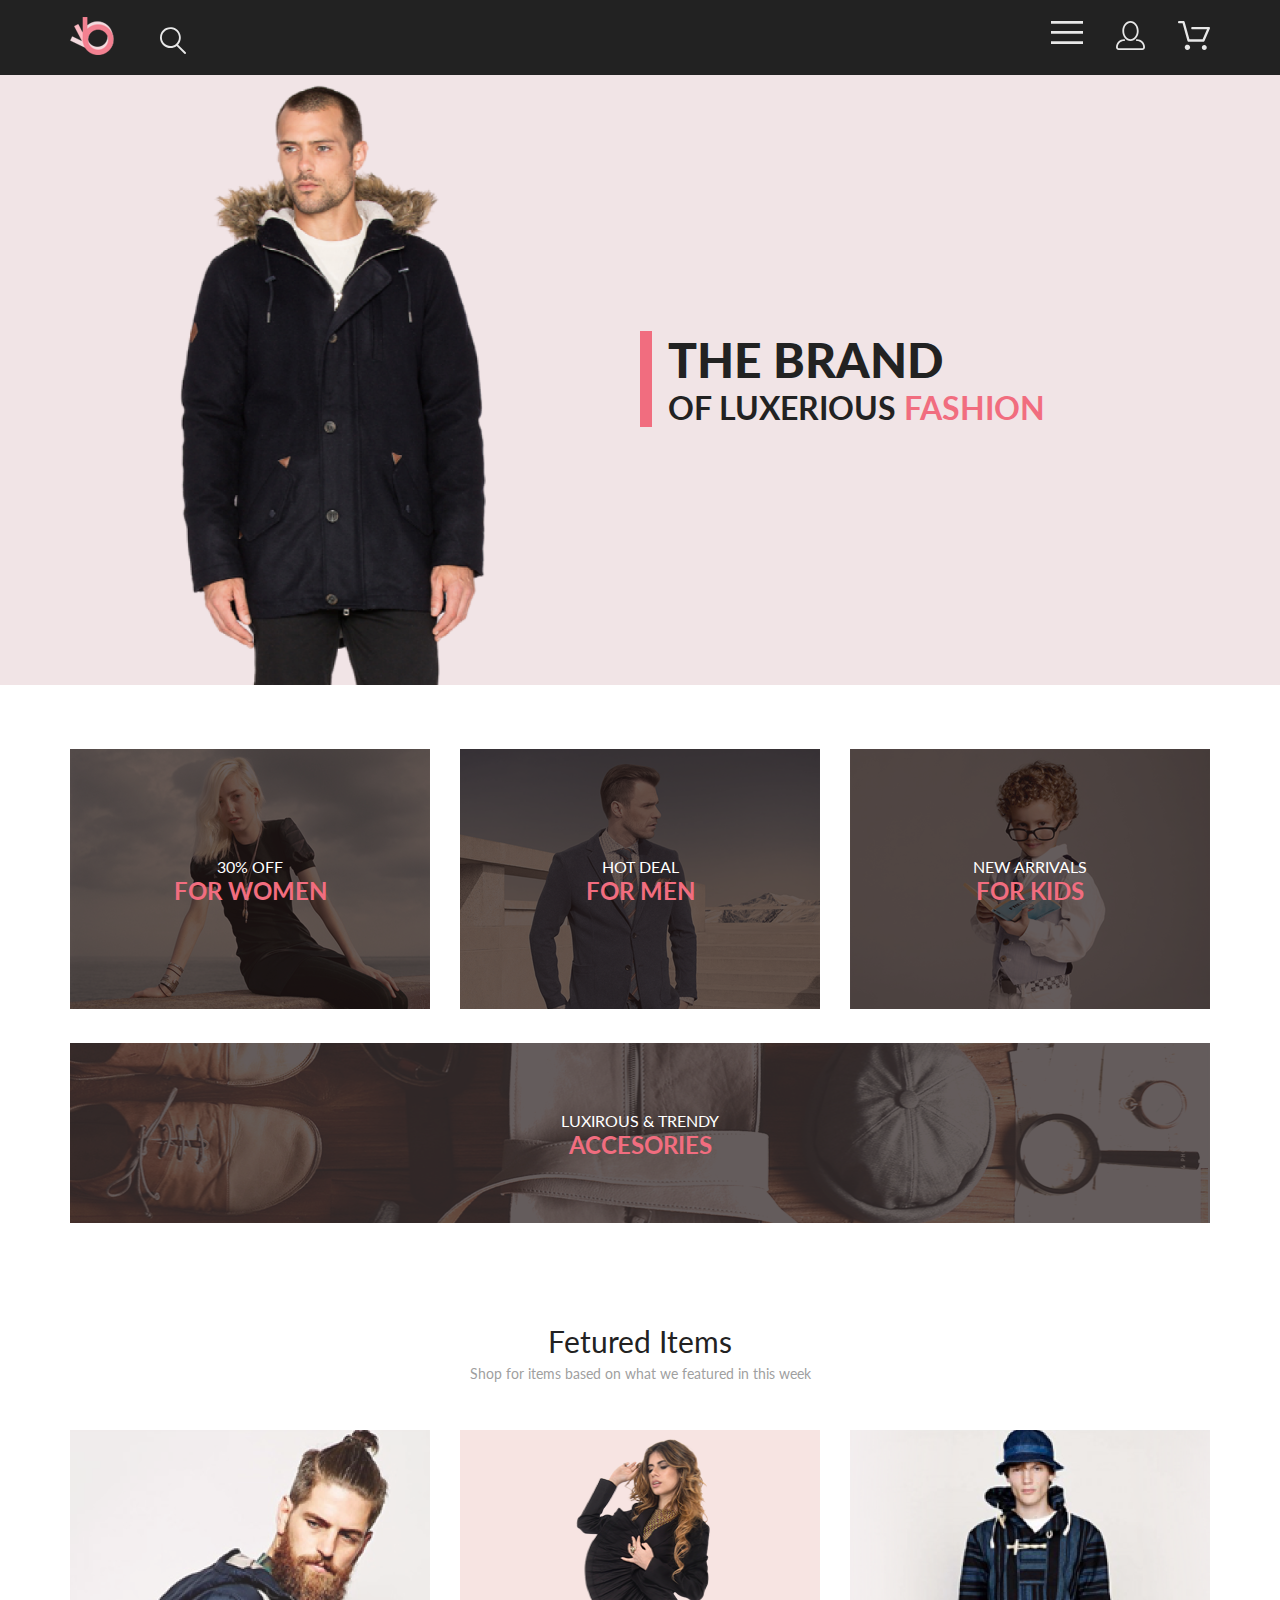
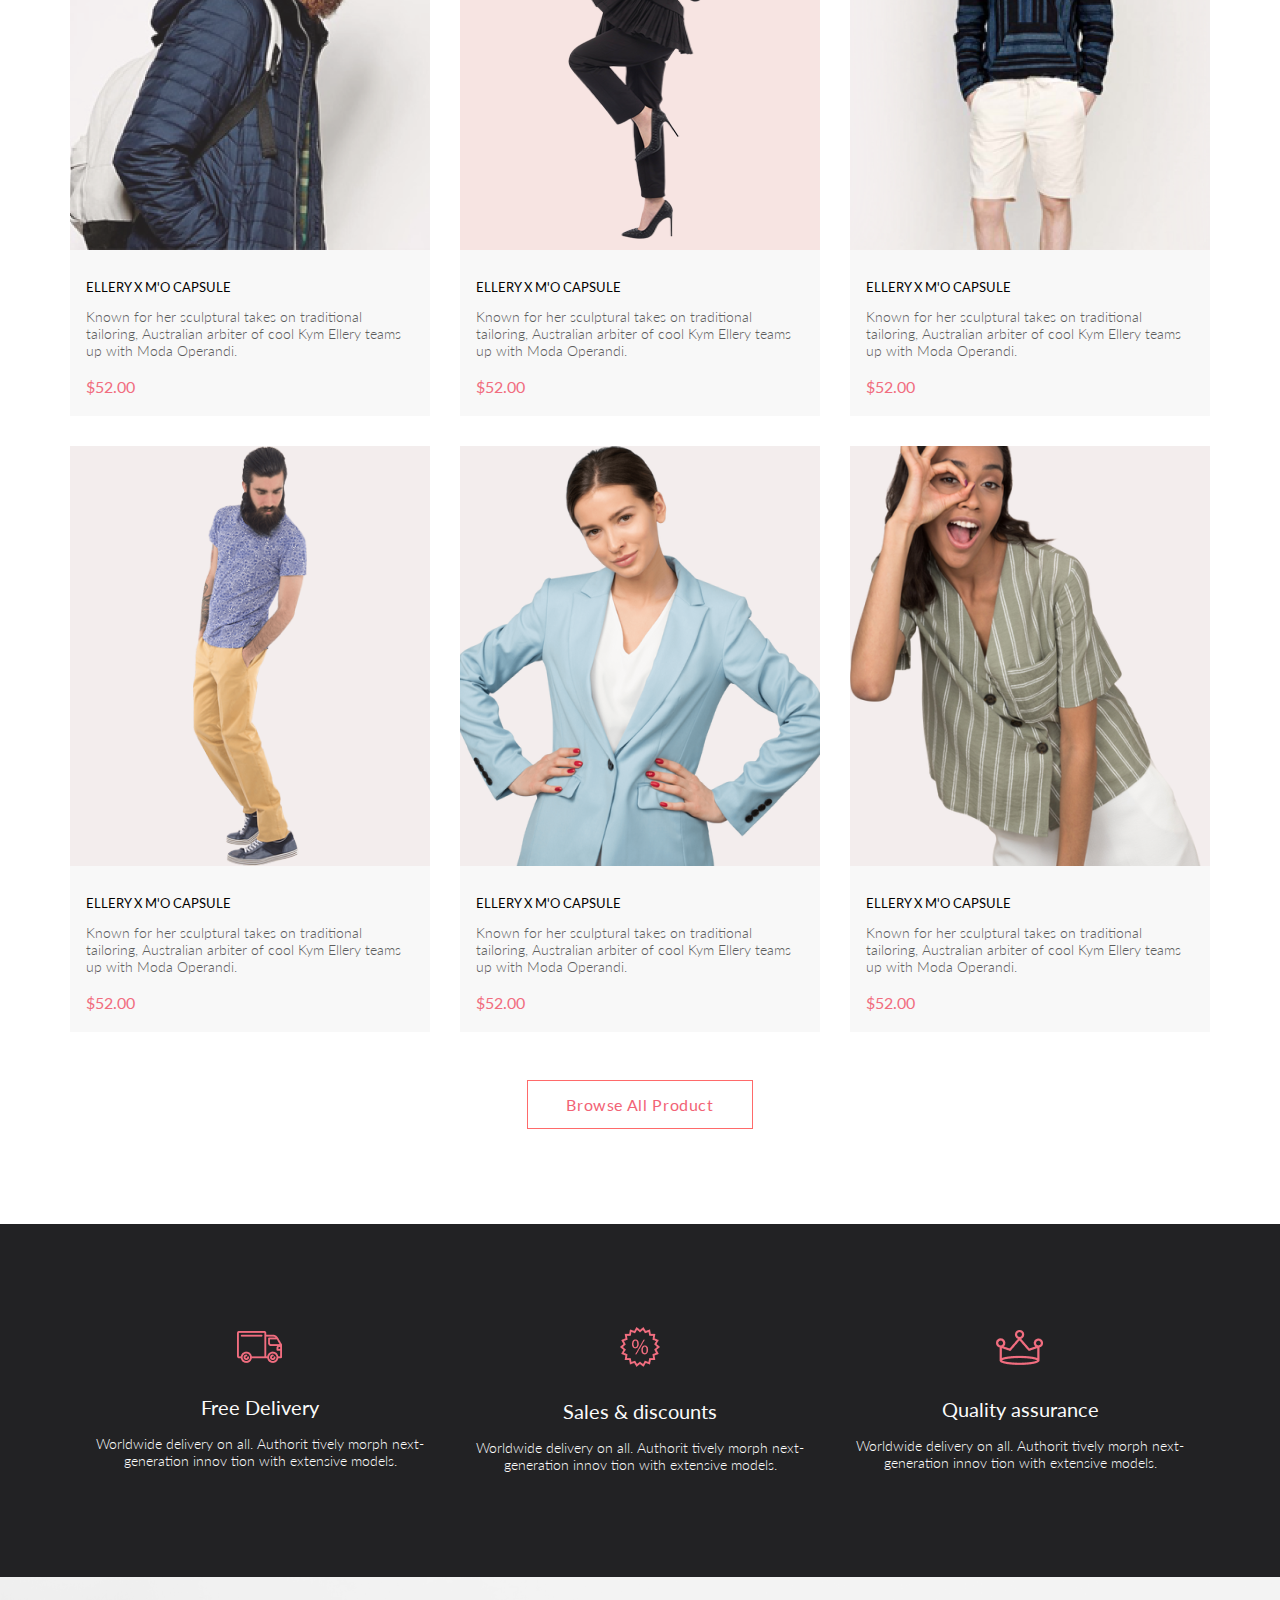
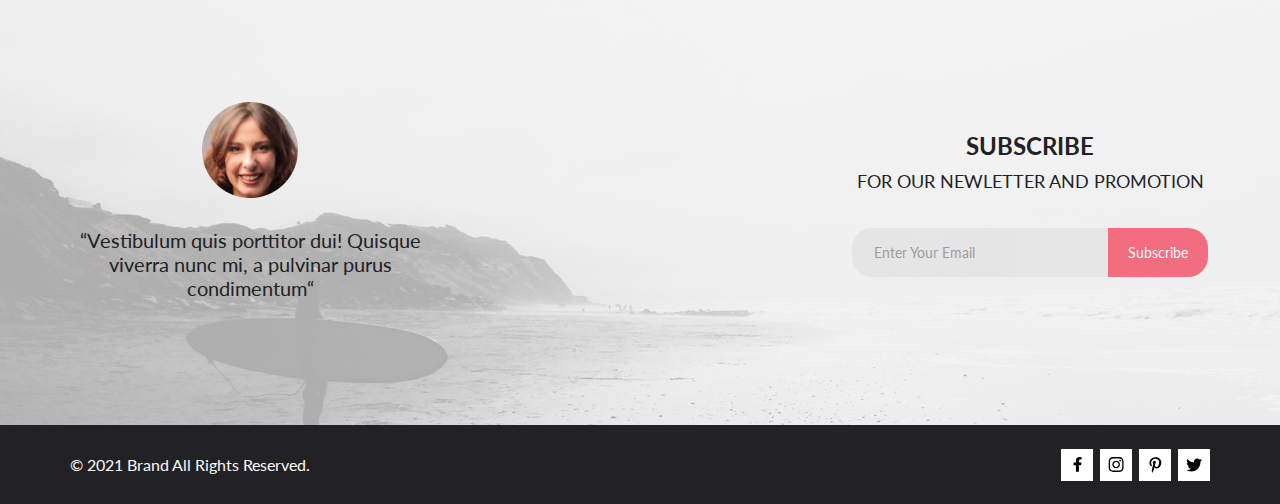
<file: index.html>
<!DOCTYPE html>
<html lang="en">

<head>
    <meta charset="UTF-8">
    <meta name="viewport" content="width=device-width, initial-scale=1.0">
    <title>Main</title>
    <link rel="preconnect" href="https://fonts.gstatic.com">
    <link href="https://fonts.googleapis.com/css2?family=Lato:wght@300;400;700;900&display=swap" rel="stylesheet">
    <link rel="stylesheet" href="css/style.css">
</head>

<body>
<div class="top">
    <header class="header center">
        <div class="header__left">
            <a href="index.html"><img class="header__logo" src="img/logo.svg" alt="logo"></a>
            <a href="#"><img class="header__search" src="img/search.svg" alt="search"></a>
        </div>

        <div class="header__right">
            <div class="menu header__link">
                <input id="switcher" type="checkbox">
                <label for="switcher"><img src="img/menu.svg" alt="menu"></label>
                <div class="drop drop__main">
                    <div class="drop__menu">
                        <div class="drop__icons">
                            <a class="header__link" href="#"><img src="img/account.svg" alt="account"></a>
                            <a class="header__link" href="cart.html"><img src="img/cart.svg" alt="cart"></a>
                        </div>
                        <details>
                            <summary class="filter__category">CATEGORY</summary>
                            <ul class="filter__ul">
                                <li><a class="filter__link" href="#">Accessories</a></li>
                                <li><a class="filter__link" href="#">Bags</a></li>
                                <li><a class="filter__link" href="#">Denim</a></li>
                                <li><a class="filter__link" href="#">Hoodies & Sweatshirts</a></li>
                                <li><a class="filter__link" href="#">Jackets & Coats</a></li>
                                <li><a class="filter__link" href="#">Polos</a></li>
                                <li><a class="filter__link" href="#">Shirts</a></li>
                                <li><a class="filter__link" href="#">Shoes</a></li>
                                <li><a class="filter__link" href="#">Sweaters & Knits</a></li>
                                <li><a class="filter__link" href="#">T-Shirts</a></li>
                                <li><a class="filter__link" href="#">Tanks</a></li>
                            </ul>
                        </details>
                        <details>
                            <summary class="filter__category">CATEGORY</summary>
                            <ul class="filter__ul">
                                <li><a class="filter__link" href="#">Accessories</a></li>
                                <li><a class="filter__link" href="#">Bags</a></li>
                                <li><a class="filter__link" href="#">Denim</a></li>
                                <li><a class="filter__link" href="#">Hoodies & Sweatshirts</a></li>
                                <li><a class="filter__link" href="#">Jackets & Coats</a></li>
                                <li><a class="filter__link" href="#">Polos</a></li>
                                <li><a class="filter__link" href="#">Shirts</a></li>
                                <li><a class="filter__link" href="#">Shoes</a></li>
                                <li><a class="filter__link" href="#">Sweaters & Knits</a></li>
                                <li><a class="filter__link" href="#">T-Shirts</a></li>
                                <li><a class="filter__link" href="#">Tanks</a></li>
                            </ul>
                        </details>
                        <details>
                            <summary class="filter__category">CATEGORY</summary>
                            <ul class="filter__ul">
                                <li><a class="filter__link" href="#">Accessories</a></li>
                                <li><a class="filter__link" href="#">Bags</a></li>
                                <li><a class="filter__link" href="#">Denim</a></li>
                                <li><a class="filter__link" href="#">Hoodies & Sweatshirts</a></li>
                                <li><a class="filter__link" href="#">Jackets & Coats</a></li>
                                <li><a class="filter__link" href="#">Polos</a></li>
                                <li><a class="filter__link" href="#">Shirts</a></li>
                                <li><a class="filter__link" href="#">Shoes</a></li>
                                <li><a class="filter__link" href="#">Sweaters & Knits</a></li>
                                <li><a class="filter__link" href="#">T-Shirts</a></li>
                                <li><a class="filter__link" href="#">Tanks</a></li>
                            </ul>
                        </details>
                        <details>
                            <summary class="filter__category">CATEGORY</summary>
                            <ul class="filter__ul">
                                <li><a class="filter__link" href="#">Accessories</a></li>
                                <li><a class="filter__link" href="#">Bags</a></li>
                                <li><a class="filter__link" href="#">Denim</a></li>
                                <li><a class="filter__link" href="#">Hoodies & Sweatshirts</a></li>
                                <li><a class="filter__link" href="#">Jackets & Coats</a></li>
                                <li><a class="filter__link" href="#">Polos</a></li>
                                <li><a class="filter__link" href="#">Shirts</a></li>
                                <li><a class="filter__link" href="#">Shoes</a></li>
                                <li><a class="filter__link" href="#">Sweaters & Knits</a></li>
                                <li><a class="filter__link" href="#">T-Shirts</a></li>
                                <li><a class="filter__link" href="#">Tanks</a></li>
                            </ul>
                        </details>
                        <label class="drop__close" for="switcher"><img src="img/close-menu.svg" alt="close"></label>
                    </div>
                </div>
            </div>
            <a class="header__link" href="registration.html"><img class="header__link header__link_img"
                                                                  src="img/account.svg"
                                                                  alt="account"></a>
            <a class="header__link" href="cart.html"><img class="header__link header__link_img" src="img/cart.svg"
                                                          alt="cart"></a>
        </div>
    </header>
    <section class="promo">
        <div class="promo__img">
            <img class="promo__photo" src="img/promo.png" alt="photo">
        </div>
        <div class="promo__text">
            <div class="promo__content">
                <h1 class="promo__heading">THE BRAND</h1>
                <p class="promo__info">OF LUXERIOUS <span class="select">FASHION</span></p>
            </div>
        </div>
    </section>
</div>

<section class="sale center">
    <div class="sale__top">
        <div class="sale__item">
            <a href="catalog.html"><img class="sale__img" src="img/item-1.png" alt="item">
                <div class="sale__text">
                    <p class="sale__p">30% OFF</p>
                    <h3 class="sale__heading">FOR WOMEN</h3>
                </div>
            </a>
        </div>
        <div class="sale__item">
            <a href="catalog.html"><img class="sale__img" src="img/item-2.png" alt="item">
                <div class="sale__text">
                    <p class="sale__p">HOT DEAL</p>
                    <h3 class="sale__heading">FOR MEN</h3>
                </div>
            </a>
        </div>
        <div class="sale__item">
            <a href="catalog.html"><img class="sale__img" src="img/item-3.png" alt="item">
                <div class="sale__text">
                    <p class="sale__p">NEW ARRIVALS</p>
                    <h3 class="sale__heading">FOR KIDS</h3>
                </div>
            </a>
        </div>
    </div>
    <div class="sale__bottom">
        <div class="sale__item">
            <a href="catalog.html"><img class="sale__img_big" src="img/item-big.png" alt="item">
                <div class="sale__text">
                    <p class="sale__p">LUXIROUS & TRENDY</p>
                    <h3 class="sale__heading">ACCESORIES</h3>
                </div>
            </a>
        </div>
    </div>
</section>

<section class="product-box center">
    <h2 class="product-box__heading">Fetured Items</h2>
    <p class="product-box__text">
        Shop for items based on what we featured in this week
    </p>
    <div class="product-box__content">
        <figure class="product">
            <a href="product.html"><img class="product__img" src="img/card-1.png" alt="photo"></a>
            <button class="product__add">
                <img src="img/cart white.svg" alt="cart"> Add to Cart
            </button>
            <div class="product__content">
                <a href="product.html">
                    <fidcaption class="product__name">ELLERY X M'O CAPSULE</fidcaption>
                </a>
                <p class="product__text">Known for her sculptural takes on traditional tailoring, Australian arbiter
                    of cool Kym Ellery teams up with Moda Operandi.</p>
                <div class="product__price">$52.00</div>
            </div>
        </figure>

        <figure class="product">
            <a href="product.html"><img class="product__img" src="img/card-2.png" alt="photo"></a>
            <div class="product__content">
                <a href="product.html">
                    <fidcaption class="product__name">ELLERY X M'O CAPSULE</fidcaption>
                </a>
                <p class="product__text">Known for her sculptural takes on traditional tailoring, Australian arbiter
                    of cool Kym Ellery teams up with Moda Operandi.</p>
                <div class="product__price">$52.00</div>
                <button class="product__add">
                    <img src="img/cart white.svg" alt="cart"> Add to Cart
                </button>
            </div>
        </figure>

        <figure class="product">
            <a href="product.html"><img class="product__img" src="img/card-3.png" alt="photo"></a>
            <div class="product__content">
                <a href="product.html">
                    <fidcaption class="product__name">ELLERY X M'O CAPSULE</fidcaption>
                </a>
                <p class="product__text">Known for her sculptural takes on traditional tailoring, Australian arbiter
                    of cool Kym Ellery teams up with Moda Operandi.</p>
                <div class="product__price">$52.00</div>
                <button class="product__add">
                    <img src="img/cart white.svg" alt="cart"> Add to Cart
                </button>
            </div>
        </figure>
        <figure class="product">
            <a href="product.html"><img class="product__img" src="img/card-4.png" alt="photo"></a>
            <div class="product__content">
                <a href="product.html">
                    <fidcaption class="product__name">ELLERY X M'O CAPSULE</fidcaption>
                </a>
                <p class="product__text">Known for her sculptural takes on traditional tailoring, Australian arbiter
                    of cool Kym Ellery teams up with Moda Operandi.</p>
                <div class="product__price">$52.00</div>
                <button class="product__add">
                    <img src="img/cart white.svg" alt="cart"> Add to Cart
                </button>
            </div>
        </figure>
        <figure class="product">
            <a href="product.html"><img class="product__img" src="img/card-5.png" alt="photo"></a>
            <div class="product__content">
                <a href="product.html">
                    <fidcaption class="product__name">ELLERY X M'O CAPSULE</fidcaption>
                </a>
                <p class="product__text">Known for her sculptural takes on traditional tailoring, Australian arbiter
                    of cool Kym Ellery teams up with Moda Operandi.</p>
                <div class="product__price">$52.00</div>
                <button class="product__add">
                    <img src="img/cart white.svg" alt="cart"> Add to Cart
                </button>
            </div>
        </figure>
        <figure class="product">
            <a href="product.html"><img class="product__img" src="img/card-6.png" alt="photo"></a>
            <div class="product__content">
                <a href="product.html">
                    <fidcaption class="product__name">ELLERY X M'O CAPSULE</fidcaption>
                </a>
                <p class="product__text">Known for her sculptural takes on traditional tailoring, Australian arbiter
                    of cool Kym Ellery teams up with Moda Operandi.</p>
                <div class="product__price">$52.00</div>
                <button class="product__add">
                    <img src="img/cart white.svg" alt="cart"> Add to Cart
                </button>
            </div>
        </figure>
    </div>

    <div class="product_button_container">
        <a href="catalog.html" class="product_button">Browse All Product</a>
    </div>
</section>
</body>

<footer>
    <div class="footer__top center">
        <div class="footer__link">
            <div class="footer__link__img">
                <a href="#"><img src="img/footer top-1.png" alt="delivery">
            </div>
            <div class="footer__link__heading">
                <h4 class="footer__top__heading">Free Delivery</h4>
                </a>
            </div>
            <p class="footer__top__text">Worldwide delivery on all. Authorit tively morph next-generation innov tion
                with extensive models.</p>
        </div>

        <div class="footer__link">
            <div class="footer__link__img">
                <a href="#"><img src="img/footer top-2.png" alt="discount">
            </div>
            <div class="footer__link__heading">
                <h4 class="footer__top__heading">Sales & discounts</h4>
                </a>
            </div>
            <p class="footer__top__text">Worldwide delivery on all. Authorit tively morph next-generation innov tion
                with extensive models.</p>
        </div>
        <div class="footer__link">
            <div class="footer__link__img">
                <a href="#"><img src="img/footer top-3.png" alt="quality">
            </div>
            <div class="footer__link__heading">
                <h4 class="footer__top__heading">Quality assurance</h4>
                </a>
            </div>
            <p class="footer__top__text">Worldwide delivery on all. Authorit tively morph next-generation innov tion
                with extensive models.</p>
        </div>
    </div>

    <div class="footer__middle center">
        <div class="footer__info">
            <img src="img/footer middle.png" alt="face">
            <p class="footer__middle__text">“Vestibulum quis porttitor dui! Quisque viverra nunc mi, a pulvinar purus
                condimentum“</p>
        </div>


        <div class="footer__info">
            <h3 class="footer__info__heading"><span class="largeletter">SUBSCRIBE</span> <br>
                FOR OUR NEWLETTER AND PROMOTION</h3>

            <form class="subscribe" action="#">
                <input class="subscribe_text" type="email" placeholder="Enter Your Email">
                <a href="registration.html" class="button_subscribe">Subscribe</a>
                <br>
            </form>
        </div>
    </div>

    <div class="footer__bottom center">
        <div class="footer__copy">
            <p class="footer__copy__text">&copy; 2021 Brand All Rights Reserved.</p>
        </div>
        <div class="media">
            <a class="media_logo" href="#">
                <svg width="9" height="15" viewBox="0 0 9 15" fill="none"
                     xmlns="http://www.w3.org/2000/svg">
                    <path
                            d="M8.08836 8.28L8.50686 5.61602H5.89022V3.88729C5.89022 3.15847 6.25574 2.44806 7.42765 2.44806H8.61722V0.179975C8.61722 0.179975 7.53772 0 6.50561 0C4.35073 0 2.9422 1.27593 2.9422 3.5857V5.61602H0.546875V8.28H2.9422V14.72H5.89022V8.28H8.08836Z"
                            fill="black"/>
                </svg>
            </a>
            <a class="media_logo" href="#">
                <svg width="16" height="15" viewBox="0 0 16 15" fill="none"
                     xmlns="http://www.w3.org/2000/svg">
                    <path
                            d="M8.13897 3.68159C6.02383 3.68159 4.31774 5.38491 4.31774 7.49663C4.31774 9.60835 6.02383 11.3117 8.13897 11.3117C10.2541 11.3117 11.9602 9.60835 11.9602 7.49663C11.9602 5.38491 10.2541 3.68159 8.13897 3.68159ZM8.13897 9.9769C6.77211 9.9769 5.65467 8.8646 5.65467 7.49663C5.65467 6.12866 6.76878 5.01636 8.13897 5.01636C9.50915 5.01636 10.6233 6.12866 10.6233 7.49663C10.6233 8.8646 9.50583 9.9769 8.13897 9.9769ZM13.0078 3.52554C13.0078 4.02026 12.6087 4.41538 12.1165 4.41538C11.621 4.41538 11.2252 4.01694 11.2252 3.52554C11.2252 3.03413 11.6243 2.63569 12.1165 2.63569C12.6087 2.63569 13.0078 3.03413 13.0078 3.52554ZM15.5386 4.42866C15.4821 3.23667 15.2094 2.18081 14.3347 1.31089C13.4634 0.440967 12.4058 0.168701 11.2119 0.108936C9.9814 0.039209 6.29321 0.039209 5.0627 0.108936C3.8721 0.165381 2.81453 0.437646 1.93987 1.30757C1.06522 2.17749 0.795836 3.23335 0.735973 4.42534C0.666134 5.65386 0.666134 9.33608 0.735973 10.5646C0.79251 11.7566 1.06522 12.8124 1.93987 13.6824C2.81453 14.5523 3.86878 14.8246 5.0627 14.8843C6.29321 14.9541 9.9814 14.9541 11.2119 14.8843C12.4058 14.8279 13.4634 14.5556 14.3347 13.6824C15.2061 12.8124 15.4788 11.7566 15.5386 10.5646C15.6085 9.33608 15.6085 5.65718 15.5386 4.42866ZM13.949 11.8828C13.6895 12.5335 13.1874 13.0349 12.5322 13.2972C11.5511 13.6857 9.22314 13.596 8.13897 13.596C7.05479 13.596 4.72348 13.6824 3.74573 13.2972C3.09389 13.0382 2.59171 12.5369 2.32898 11.8828C1.93987 10.9033 2.02967 8.57905 2.02967 7.49663C2.02967 6.41421 1.9432 4.08667 2.32898 3.1105C2.58838 2.45972 3.09056 1.95835 3.74573 1.69604C4.7268 1.30757 7.05479 1.39722 8.13897 1.39722C9.22314 1.39722 11.5545 1.31089 12.5322 1.69604C13.184 1.95503 13.6862 2.4564 13.949 3.1105C14.3381 4.08999 14.2483 6.41421 14.2483 7.49663C14.2483 8.57905 14.3381 10.9066 13.949 11.8828Z"
                            fill="black"/>
                </svg>
            </a>
            <a class="media_logo" href="#">
                <svg width="13" height="16" viewBox="0 0 13 16" fill="none"
                     xmlns="http://www.w3.org/2000/svg">
                    <path
                            d="M6.74032 0.203125C3.55564 0.203125 0.408203 2.34063 0.408203 5.8C0.408203 8 1.63738 9.25 2.38233 9.25C2.68963 9.25 2.86655 8.3875 2.86655 8.14375C2.86655 7.85313 2.13091 7.23438 2.13091 6.025C2.13091 3.5125 4.03055 1.73125 6.4889 1.73125C8.60271 1.73125 10.1671 2.94062 10.1671 5.1625C10.1671 6.82187 9.50597 9.93437 7.36422 9.93437C6.59133 9.93437 5.93018 9.37187 5.93018 8.56563C5.93018 7.38438 6.74963 6.24062 6.74963 5.02187C6.74963 2.95312 3.835 3.32812 3.835 5.82812C3.835 6.35313 3.90018 6.93437 4.13298 7.4125C3.70463 9.26875 2.82931 12.0344 2.82931 13.9469C2.82931 14.5375 2.91311 15.1188 2.96899 15.7094C3.07452 15.8281 3.02175 15.8156 3.18316 15.7563C4.74757 13.6 4.69169 13.1781 5.3994 10.3562C5.78119 11.0875 6.76826 11.4812 7.55046 11.4812C10.8469 11.4812 12.3275 8.24688 12.3275 5.33125C12.3275 2.22813 9.66427 0.203125 6.74032 0.203125Z"
                            fill="black"/>
                </svg>
            </a>
            <a class="media_logo" href="#">
                <svg width="17" height="14" viewBox="0 0 17 14" fill="none"
                     xmlns="http://www.w3.org/2000/svg">
                    <path
                            d="M14.417 3.74052C14.427 3.88264 14.427 4.0248 14.427 4.16692C14.427 8.50192 11.1498 13.4969 5.15986 13.4969C3.31448 13.4969 1.60022 12.9588 0.158203 12.0248C0.420396 12.0552 0.67247 12.0654 0.944752 12.0654C2.46741 12.0654 3.8691 11.5476 4.98843 10.6644C3.5565 10.6339 2.3565 9.68977 1.94305 8.39027C2.14475 8.4207 2.34642 8.44102 2.5582 8.44102C2.85063 8.44102 3.14308 8.40039 3.41533 8.32936C1.92291 8.02477 0.803551 6.70498 0.803551 5.11108V5.07048C1.23715 5.31414 1.74139 5.46642 2.2758 5.4867C1.39849 4.89786 0.823727 3.8928 0.823727 2.75573C0.823727 2.14661 0.985041 1.58823 1.26741 1.10092C2.87077 3.09077 5.28086 4.39023 7.98334 4.53239C7.93293 4.28873 7.90266 4.03495 7.90266 3.78114C7.90266 1.97402 9.35477 0.501953 11.1598 0.501953C12.0976 0.501953 12.9446 0.897891 13.5396 1.53748C14.2757 1.39536 14.9816 1.12123 15.6068 0.745609C15.3648 1.50705 14.8505 2.14664 14.1749 2.5527C14.8304 2.48167 15.4657 2.29889 16.0505 2.04511C15.6069 2.69483 15.0522 3.27348 14.417 3.74052Z"
                            fill="black"/>
                </svg>
            </a>
        </div>
    </div>
</footer>

</html>
</file>
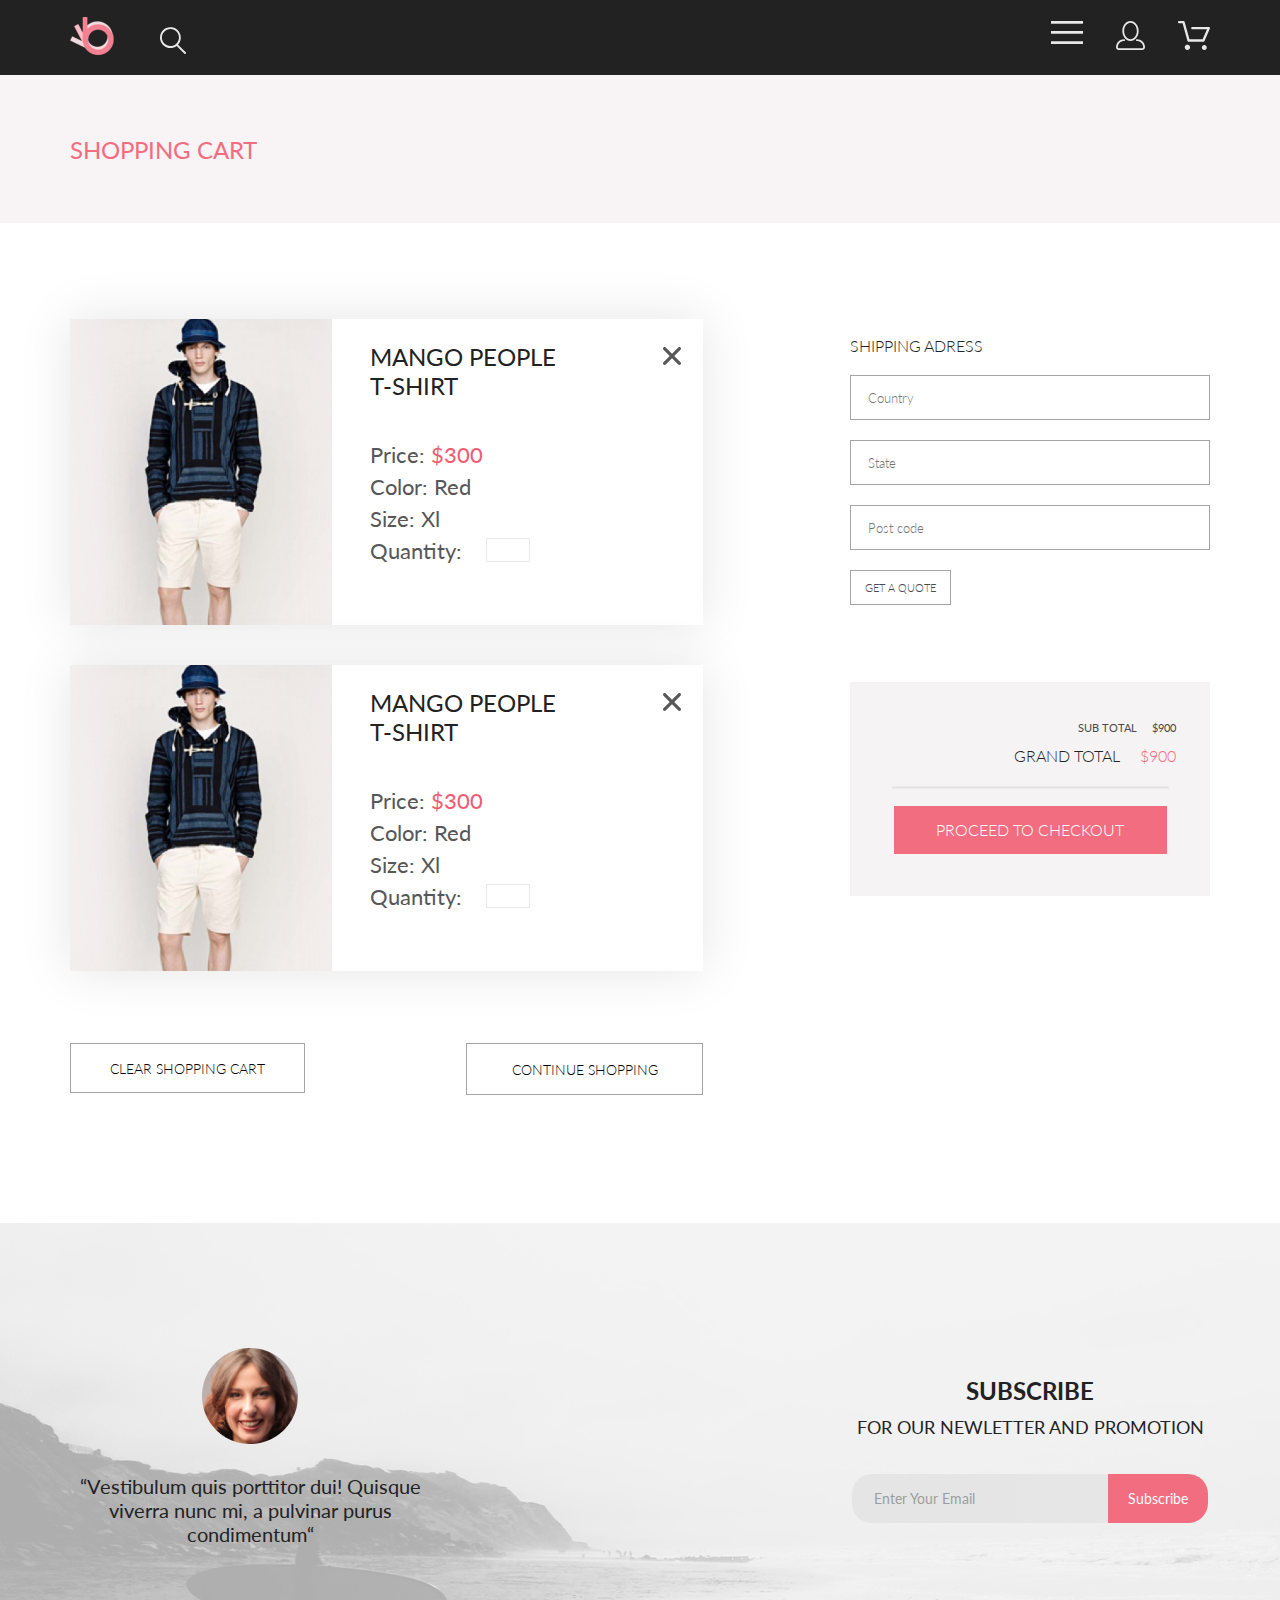
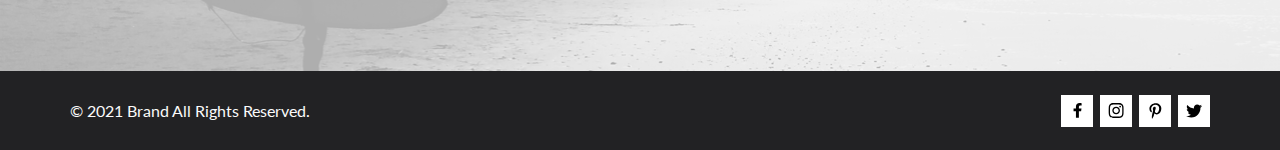
<file: cart.html>
<!DOCTYPE html>
<html lang="en">

<head>
    <meta charset="UTF-8">
    <meta name="viewport" content="width=device-width, initial-scale=1.0">
    <title>cart</title>
    <link rel="preconnect" href="https://fonts.gstatic.com">
    <link href="https://fonts.googleapis.com/css2?family=Lato:wght@300;400;700;900&display=swap" rel="stylesheet">
    <link rel="stylesheet" href="css/style.css">
</head>

<body>
    <header class="header center">
        <div class="header__left">
            <a href="index.html"><img class="header__logo" src="img/logo.svg" alt="logo"></a>
            <a href="#"><img class="header__search" src="img/search.svg" alt="search"></a>
        </div>
        <div class="header__right">
            <div class="menu header__link">
                <input id="switcher" type="checkbox">
                <label for="switcher"><img src="img/menu.svg" alt="menu"></label>
                <div class="drop">
                    <div class="drop__menu">
                        <div class="drop__icons">
                            <a class="header__link" href="#"><img src="img/account.svg" alt="account"></a>
                            <a class="header__link" href="cart.html"><img src="img/cart.svg" alt="cart"></a>
                        </div>
                        <details>
                            <summary class="filter__category">CATEGORY</summary>
                            <ul class="filter__ul">
                                <li> <a class="filter__link" href="#">Accessories</a></li>
                                <li> <a class="filter__link" href="#">Bags</a></li>
                                <li> <a class="filter__link" href="#">Denim</a></li>
                                <li> <a class="filter__link" href="#">Hoodies & Sweatshirts</a></li>
                                <li> <a class="filter__link" href="#">Jackets & Coats</a></li>
                                <li> <a class="filter__link" href="#">Polos</a></li>
                                <li> <a class="filter__link" href="#">Shirts</a></li>
                                <li> <a class="filter__link" href="#">Shoes</a></li>
                                <li> <a class="filter__link" href="#">Sweaters & Knits</a></li>
                                <li> <a class="filter__link" href="#">T-Shirts</a></li>
                                <li> <a class="filter__link" href="#">Tanks</a></li>
                            </ul>
                        </details>
                        <details>
                            <summary class="filter__category">CATEGORY</summary>
                            <ul class="filter__ul">
                                <li> <a class="filter__link" href="#">Accessories</a></li>
                                <li> <a class="filter__link" href="#">Bags</a></li>
                                <li> <a class="filter__link" href="#">Denim</a></li>
                                <li> <a class="filter__link" href="#">Hoodies & Sweatshirts</a></li>
                                <li> <a class="filter__link" href="#">Jackets & Coats</a></li>
                                <li> <a class="filter__link" href="#">Polos</a></li>
                                <li> <a class="filter__link" href="#">Shirts</a></li>
                                <li> <a class="filter__link" href="#">Shoes</a></li>
                                <li> <a class="filter__link" href="#">Sweaters & Knits</a></li>
                                <li> <a class="filter__link" href="#">T-Shirts</a></li>
                                <li> <a class="filter__link" href="#">Tanks</a></li>
                            </ul>
                        </details>
                        <label class="drop__close" for="switcher"><img src="img/close-menu.svg" alt="close"></label>
                    </div>
                </div>
            </div>
            <a class="header__link" href="registration.html"><img class="header__link header__link_img" src="img/account.svg"
                    alt="account"></a>
            <a class="header__link" href="cart.html"><img class="header__link header__link_img" src="img/cart.svg"
                    alt="cart"></a>
        </div>
    </header>

    <section class="roseheader center">
        <h3 class="roseheader__heading">SHOPPING CART</h3>
    </section>

    <section class="cart center">
        <div class="cart-left">
            <figure class="cart-product">
                <a href="product.html"><img class="cart-product__img" src="img/card-3.png" alt="photo"></a>
                <div class="cart-product__text">
                    <a href="product.html">
                        <fidcaption class="cart-product__heading">MANGO PEOPLE <br> T-SHIRT</fidcaption>
                    </a>
                    <div class="cart-product__info">
                        <p class="info_text">Price: <span class="info_text_rose">$300</span></p>
                        <p class="info_text">Color: Red</p>
                        <p class="info_text">Size: Xl</p>
                    </div>
                    <div class="cart-product__quantity">Quantity:<input class="quantity" type="number"></div>
                </div>
                <div class="cart-product__close"><svg width="18" height="18" viewBox="0 0 18 18" fill="none" xmlns="http://www.w3.org/2000/svg">
                    <path d="M11.2453 9L17.5302 2.71516C17.8285 2.41741 17.9962 2.01336 17.9966 1.59191C17.997 1.17045 17.8299 0.76611 17.5322 0.467833C17.2344 0.169555 16.8304 0.00177586 16.4089 0.00140366C15.9875 0.00103146 15.5831 0.168097 15.2848 0.465848L9 6.75069L2.71516 0.465848C2.41688 0.167571 2.01233 0 1.5905 0C1.16868 0 0.764125 0.167571 0.465848 0.465848C0.167571 0.764125 0 1.16868 0 1.5905C0 2.01233 0.167571 2.41688 0.465848 2.71516L6.75069 9L0.465848 15.2848C0.167571 15.5831 0 15.9877 0 16.4095C0 16.8313 0.167571 17.2359 0.465848 17.5342C0.764125 17.8324 1.16868 18 1.5905 18C2.01233 18 2.41688 17.8324 2.71516 17.5342L9 11.2493L15.2848 17.5342C15.5831 17.8324 15.9877 18 16.4095 18C16.8313 18 17.2359 17.8324 17.5342 17.5342C17.8324 17.2359 18 16.8313 18 16.4095C18 15.9877 17.8324 15.5831 17.5342 15.2848L11.2453 9Z" fill="#575757"/>
                    </svg></div>
            </figure>

            <figure class="cart-product">
                <a href="product.html"><img class="cart-product__img" src="img/card-3.png" alt="photo"></a>
                <div class="cart-product__text">
                    <a href="product.html">
                        <fidcaption class="cart-product__heading">MANGO PEOPLE <br> T-SHIRT</fidcaption>
                    </a>
                    <div class="cart-product__info">
                        <p class="info_text">Price: <span class="info_text_rose">$300</span></p>
                        <p class="info_text">Color: Red</p>
                        <p class="info_text">Size: Xl</p>
                    </div>
                    <div class="cart-product__quantity">Quantity:<input class="quantity" type="number"></div>
                </div>
                <div class="cart-product__close"><svg width="18" height="18" viewBox="0 0 18 18" fill="none" xmlns="http://www.w3.org/2000/svg">
                    <path d="M11.2453 9L17.5302 2.71516C17.8285 2.41741 17.9962 2.01336 17.9966 1.59191C17.997 1.17045 17.8299 0.76611 17.5322 0.467833C17.2344 0.169555 16.8304 0.00177586 16.4089 0.00140366C15.9875 0.00103146 15.5831 0.168097 15.2848 0.465848L9 6.75069L2.71516 0.465848C2.41688 0.167571 2.01233 0 1.5905 0C1.16868 0 0.764125 0.167571 0.465848 0.465848C0.167571 0.764125 0 1.16868 0 1.5905C0 2.01233 0.167571 2.41688 0.465848 2.71516L6.75069 9L0.465848 15.2848C0.167571 15.5831 0 15.9877 0 16.4095C0 16.8313 0.167571 17.2359 0.465848 17.5342C0.764125 17.8324 1.16868 18 1.5905 18C2.01233 18 2.41688 17.8324 2.71516 17.5342L9 11.2493L15.2848 17.5342C15.5831 17.8324 15.9877 18 16.4095 18C16.8313 18 17.2359 17.8324 17.5342 17.5342C17.8324 17.2359 18 16.8313 18 16.4095C18 15.9877 17.8324 15.5831 17.5342 15.2848L11.2453 9Z" fill="#575757"/>
                    </svg></div>
            </figure>

            <div class="cart-button_container">
                <button class="cart-button" type="#">CLEAR SHOPPING CART</button>
                <a href="catalog.html" class="cart-button">CONTINUE SHOPPING</a>
            </div>
        </div>

        <div class="cart-right">
            <div class="cart-address">
                <h3 class="cart-address__heading">SHIPPING ADRESS</h3>
                <form class="cart-address__form" action="#">
                    <input class="cart-address__form_text" type="text" placeholder="Country">
                    <input class="cart-address__form_text" type="text" placeholder="State">
                    <input class="cart-address__form_text" type="text" placeholder="Post code">
                    <button class="cart-address__button" type="submit">GET A QUOTE</button>
                </form>
            </div>
            <div class="checkout">
                <div class="checkout__total">
                    <p class="checkout__subtotal">SUB TOTAL <span class="checkout__subtotal_price">$900</span></p>
                    <h3 class="checkout__grandtotal">GRAND TOTAL <span class="checkout__grandtotal_rose">$900</span></h3>
                </div>
                <hr>
                <button class="checkout__button" type="#">PROCEED TO CHECKOUT</button>
            </div>
        </div>
    </section>
</body>

<footer>
    <div class="footer__middle center">
        <div class="footer__info">
            <img src="img/footer middle.png" alt="face">
            <p class="footer__middle__text">“Vestibulum quis porttitor dui! Quisque viverra nunc mi, a pulvinar purus
                condimentum“</p>
        </div>


        <div class="footer__info">
            <h3 class="footer__info__heading"> <span class="largeletter">SUBSCRIBE</span> <br>
                FOR OUR NEWLETTER AND PROMOTION</h3>

            <form class="subscribe" action="#">
                <input class="subscribe_text" type="email" placeholder="Enter Your Email">
                <a href="registration.html" class="button_subscribe">Subscribe</a>
                <br>
            </form>
        </div>
    </div>

    <div class="footer__bottom center">
        <div class="footer__copy">
            <p class="footer__copy__text">&copy; 2021 Brand All Rights Reserved.</p>
        </div>
        <div class="media">
            <a class="media_logo" href="#"><svg width="9" height="15" viewBox="0 0 9 15" fill="none"
                    xmlns="http://www.w3.org/2000/svg">
                    <path
                        d="M8.08836 8.28L8.50686 5.61602H5.89022V3.88729C5.89022 3.15847 6.25574 2.44806 7.42765 2.44806H8.61722V0.179975C8.61722 0.179975 7.53772 0 6.50561 0C4.35073 0 2.9422 1.27593 2.9422 3.5857V5.61602H0.546875V8.28H2.9422V14.72H5.89022V8.28H8.08836Z"
                        fill="black" />
                </svg></a>
            <a class="media_logo" href="#"><svg width="16" height="15" viewBox="0 0 16 15" fill="none"
                    xmlns="http://www.w3.org/2000/svg">
                    <path
                        d="M8.13897 3.68159C6.02383 3.68159 4.31774 5.38491 4.31774 7.49663C4.31774 9.60835 6.02383 11.3117 8.13897 11.3117C10.2541 11.3117 11.9602 9.60835 11.9602 7.49663C11.9602 5.38491 10.2541 3.68159 8.13897 3.68159ZM8.13897 9.9769C6.77211 9.9769 5.65467 8.8646 5.65467 7.49663C5.65467 6.12866 6.76878 5.01636 8.13897 5.01636C9.50915 5.01636 10.6233 6.12866 10.6233 7.49663C10.6233 8.8646 9.50583 9.9769 8.13897 9.9769ZM13.0078 3.52554C13.0078 4.02026 12.6087 4.41538 12.1165 4.41538C11.621 4.41538 11.2252 4.01694 11.2252 3.52554C11.2252 3.03413 11.6243 2.63569 12.1165 2.63569C12.6087 2.63569 13.0078 3.03413 13.0078 3.52554ZM15.5386 4.42866C15.4821 3.23667 15.2094 2.18081 14.3347 1.31089C13.4634 0.440967 12.4058 0.168701 11.2119 0.108936C9.9814 0.039209 6.29321 0.039209 5.0627 0.108936C3.8721 0.165381 2.81453 0.437646 1.93987 1.30757C1.06522 2.17749 0.795836 3.23335 0.735973 4.42534C0.666134 5.65386 0.666134 9.33608 0.735973 10.5646C0.79251 11.7566 1.06522 12.8124 1.93987 13.6824C2.81453 14.5523 3.86878 14.8246 5.0627 14.8843C6.29321 14.9541 9.9814 14.9541 11.2119 14.8843C12.4058 14.8279 13.4634 14.5556 14.3347 13.6824C15.2061 12.8124 15.4788 11.7566 15.5386 10.5646C15.6085 9.33608 15.6085 5.65718 15.5386 4.42866ZM13.949 11.8828C13.6895 12.5335 13.1874 13.0349 12.5322 13.2972C11.5511 13.6857 9.22314 13.596 8.13897 13.596C7.05479 13.596 4.72348 13.6824 3.74573 13.2972C3.09389 13.0382 2.59171 12.5369 2.32898 11.8828C1.93987 10.9033 2.02967 8.57905 2.02967 7.49663C2.02967 6.41421 1.9432 4.08667 2.32898 3.1105C2.58838 2.45972 3.09056 1.95835 3.74573 1.69604C4.7268 1.30757 7.05479 1.39722 8.13897 1.39722C9.22314 1.39722 11.5545 1.31089 12.5322 1.69604C13.184 1.95503 13.6862 2.4564 13.949 3.1105C14.3381 4.08999 14.2483 6.41421 14.2483 7.49663C14.2483 8.57905 14.3381 10.9066 13.949 11.8828Z"
                        fill="black" />
                </svg></a>
            <a class="media_logo" href="#"><svg width="13" height="16" viewBox="0 0 13 16" fill="none"
                    xmlns="http://www.w3.org/2000/svg">
                    <path
                        d="M6.74032 0.203125C3.55564 0.203125 0.408203 2.34063 0.408203 5.8C0.408203 8 1.63738 9.25 2.38233 9.25C2.68963 9.25 2.86655 8.3875 2.86655 8.14375C2.86655 7.85313 2.13091 7.23438 2.13091 6.025C2.13091 3.5125 4.03055 1.73125 6.4889 1.73125C8.60271 1.73125 10.1671 2.94062 10.1671 5.1625C10.1671 6.82187 9.50597 9.93437 7.36422 9.93437C6.59133 9.93437 5.93018 9.37187 5.93018 8.56563C5.93018 7.38438 6.74963 6.24062 6.74963 5.02187C6.74963 2.95312 3.835 3.32812 3.835 5.82812C3.835 6.35313 3.90018 6.93437 4.13298 7.4125C3.70463 9.26875 2.82931 12.0344 2.82931 13.9469C2.82931 14.5375 2.91311 15.1188 2.96899 15.7094C3.07452 15.8281 3.02175 15.8156 3.18316 15.7563C4.74757 13.6 4.69169 13.1781 5.3994 10.3562C5.78119 11.0875 6.76826 11.4812 7.55046 11.4812C10.8469 11.4812 12.3275 8.24688 12.3275 5.33125C12.3275 2.22813 9.66427 0.203125 6.74032 0.203125Z"
                        fill="black" />
                </svg></a>
            <a class="media_logo" href="#"><svg width="17" height="14" viewBox="0 0 17 14" fill="none"
                    xmlns="http://www.w3.org/2000/svg">
                    <path
                        d="M14.417 3.74052C14.427 3.88264 14.427 4.0248 14.427 4.16692C14.427 8.50192 11.1498 13.4969 5.15986 13.4969C3.31448 13.4969 1.60022 12.9588 0.158203 12.0248C0.420396 12.0552 0.67247 12.0654 0.944752 12.0654C2.46741 12.0654 3.8691 11.5476 4.98843 10.6644C3.5565 10.6339 2.3565 9.68977 1.94305 8.39027C2.14475 8.4207 2.34642 8.44102 2.5582 8.44102C2.85063 8.44102 3.14308 8.40039 3.41533 8.32936C1.92291 8.02477 0.803551 6.70498 0.803551 5.11108V5.07048C1.23715 5.31414 1.74139 5.46642 2.2758 5.4867C1.39849 4.89786 0.823727 3.8928 0.823727 2.75573C0.823727 2.14661 0.985041 1.58823 1.26741 1.10092C2.87077 3.09077 5.28086 4.39023 7.98334 4.53239C7.93293 4.28873 7.90266 4.03495 7.90266 3.78114C7.90266 1.97402 9.35477 0.501953 11.1598 0.501953C12.0976 0.501953 12.9446 0.897891 13.5396 1.53748C14.2757 1.39536 14.9816 1.12123 15.6068 0.745609C15.3648 1.50705 14.8505 2.14664 14.1749 2.5527C14.8304 2.48167 15.4657 2.29889 16.0505 2.04511C15.6069 2.69483 15.0522 3.27348 14.417 3.74052Z"
                        fill="black" />
                </svg></a>
        </div>
    </div>
</footer>

</html>
</file>
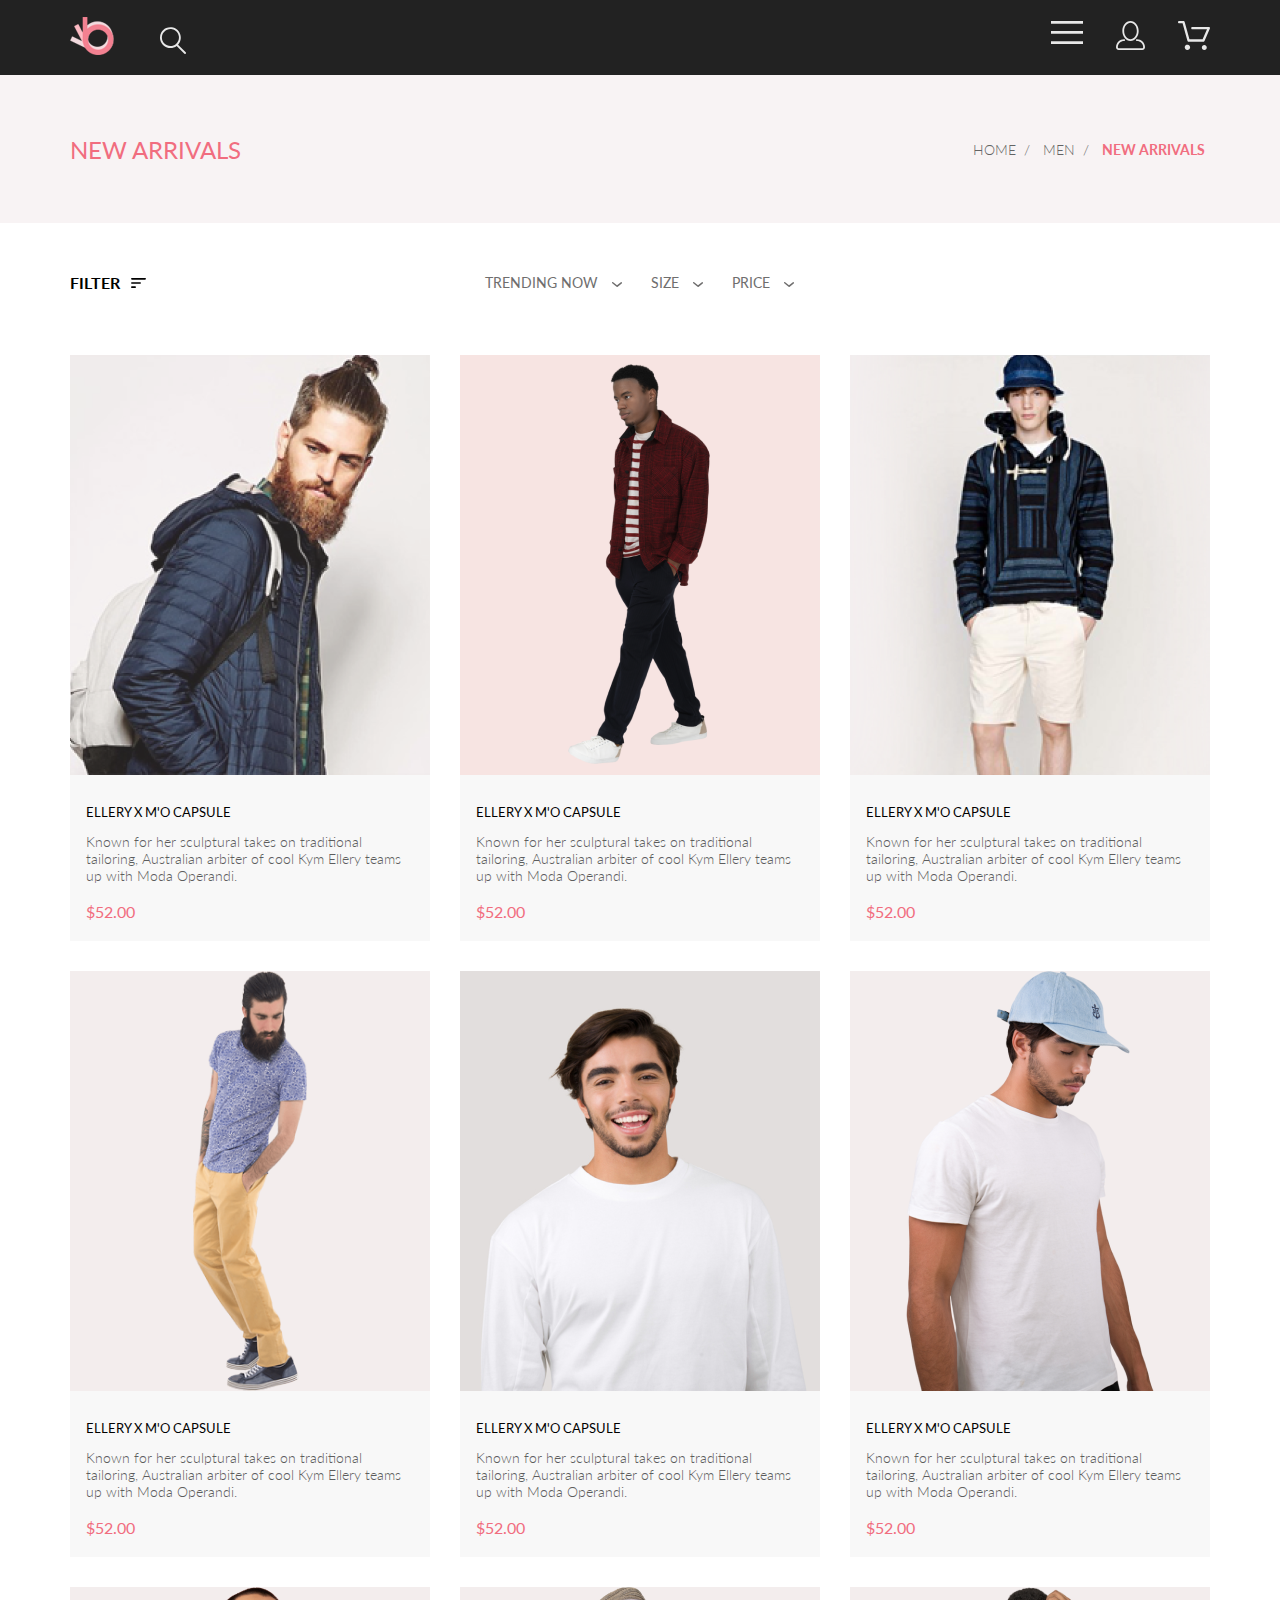
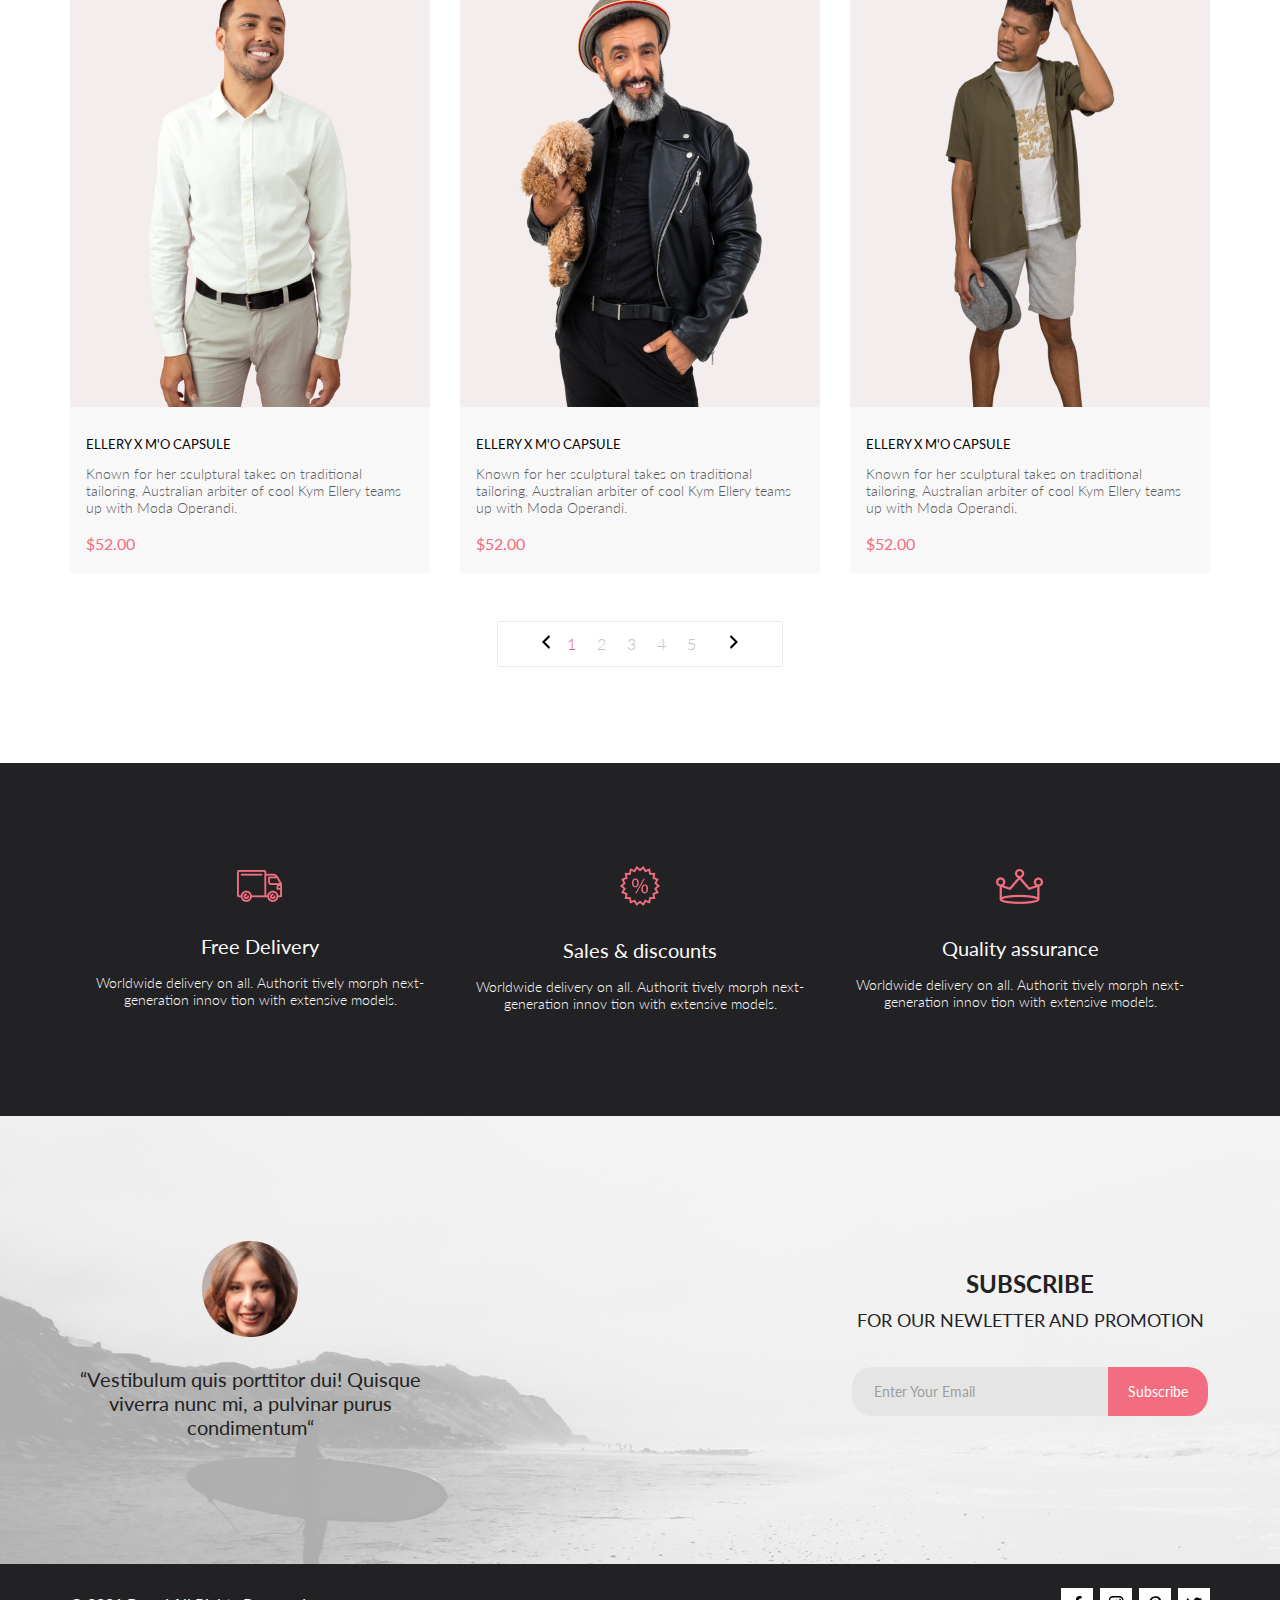
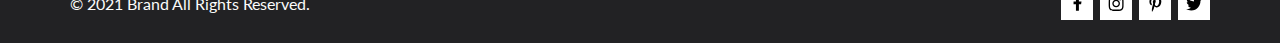
<file: catalog.html>
<!DOCTYPE html>
<html lang="en">

<head>
    <meta charset="UTF-8">
    <meta name="viewport" content="width=device-width, initial-scale=1.0">
    <title>catalog</title>
    <link rel="preconnect" href="https://fonts.gstatic.com">
    <link href="https://fonts.googleapis.com/css2?family=Lato:wght@300;400;700;900&display=swap" rel="stylesheet">
    <link rel="stylesheet" href="css/style.css">
</head>

<body>
    <header class="header center">
        <div class="header__left">
            <a href="index.html"><img class="header__logo" src="img/logo.svg" alt="logo"></a>
            <a href="#"><img class="header__search" src="img/search.svg" alt="search"></a>
        </div>
        <div class="header__right">
            <div class="menu header__link">
                <input id="switcher" type="checkbox">
                <label for="switcher"><img src="img/menu.svg" alt="menu"></label>
                <div class="drop">
                    <div class="drop__menu">
                        <div class="drop__icons">
                            <a class="header__link" href="#"><img src="img/account.svg" alt="account"></a>
                            <a class="header__link" href="cart.html"><img src="img/cart.svg" alt="cart"></a>
                        </div>
                        <details>
                            <summary class="filter__category">CATEGORY</summary>
                            <ul class="filter__ul">
                                <li> <a class="filter__link" href="#">Accessories</a></li>
                                <li> <a class="filter__link" href="#">Bags</a></li>
                                <li> <a class="filter__link" href="#">Denim</a></li>
                                <li> <a class="filter__link" href="#">Hoodies & Sweatshirts</a></li>
                                <li> <a class="filter__link" href="#">Jackets & Coats</a></li>
                                <li> <a class="filter__link" href="#">Polos</a></li>
                                <li> <a class="filter__link" href="#">Shirts</a></li>
                                <li> <a class="filter__link" href="#">Shoes</a></li>
                                <li> <a class="filter__link" href="#">Sweaters & Knits</a></li>
                                <li> <a class="filter__link" href="#">T-Shirts</a></li>
                                <li> <a class="filter__link" href="#">Tanks</a></li>
                            </ul>
                        </details>
                        <details>
                            <summary class="filter__category">CATEGORY</summary>
                            <ul class="filter__ul">
                                <li> <a class="filter__link" href="#">Accessories</a></li>
                                <li> <a class="filter__link" href="#">Bags</a></li>
                                <li> <a class="filter__link" href="#">Denim</a></li>
                                <li> <a class="filter__link" href="#">Hoodies & Sweatshirts</a></li>
                                <li> <a class="filter__link" href="#">Jackets & Coats</a></li>
                                <li> <a class="filter__link" href="#">Polos</a></li>
                                <li> <a class="filter__link" href="#">Shirts</a></li>
                                <li> <a class="filter__link" href="#">Shoes</a></li>
                                <li> <a class="filter__link" href="#">Sweaters & Knits</a></li>
                                <li> <a class="filter__link" href="#">T-Shirts</a></li>
                                <li> <a class="filter__link" href="#">Tanks</a></li>
                            </ul>
                        </details>
                        <details>
                            <summary class="filter__category">CATEGORY</summary>
                            <ul class="filter__ul">
                                <li> <a class="filter__link" href="#">Accessories</a></li>
                                <li> <a class="filter__link" href="#">Bags</a></li>
                                <li> <a class="filter__link" href="#">Denim</a></li>
                                <li> <a class="filter__link" href="#">Hoodies & Sweatshirts</a></li>
                                <li> <a class="filter__link" href="#">Jackets & Coats</a></li>
                                <li> <a class="filter__link" href="#">Polos</a></li>
                                <li> <a class="filter__link" href="#">Shirts</a></li>
                                <li> <a class="filter__link" href="#">Shoes</a></li>
                                <li> <a class="filter__link" href="#">Sweaters & Knits</a></li>
                                <li> <a class="filter__link" href="#">T-Shirts</a></li>
                                <li> <a class="filter__link" href="#">Tanks</a></li>
                            </ul>
                        </details>
                        <details>
                            <summary class="filter__category">CATEGORY</summary>
                            <ul class="filter__ul">
                                <li> <a class="filter__link" href="#">Accessories</a></li>
                                <li> <a class="filter__link" href="#">Bags</a></li>
                                <li> <a class="filter__link" href="#">Denim</a></li>
                                <li> <a class="filter__link" href="#">Hoodies & Sweatshirts</a></li>
                                <li> <a class="filter__link" href="#">Jackets & Coats</a></li>
                                <li> <a class="filter__link" href="#">Polos</a></li>
                                <li> <a class="filter__link" href="#">Shirts</a></li>
                                <li> <a class="filter__link" href="#">Shoes</a></li>
                                <li> <a class="filter__link" href="#">Sweaters & Knits</a></li>
                                <li> <a class="filter__link" href="#">T-Shirts</a></li>
                                <li> <a class="filter__link" href="#">Tanks</a></li>
                            </ul>
                        </details>
                        <label class="drop__close" for="switcher"><img src="img/close-menu.svg" alt="close"></label>
                    </div>
                </div>
            </div>
            <a class="header__link" href="registration.html"><img class="header__link header__link_img"
                    src="img/account.svg" alt="account"></a>
            <a class="header__link" href="cart.html"><img class="header__link header__link_img" src="img/cart.svg"
                    alt="cart"></a>
        </div>
    </header>

    <section class="roseheader center">
        <div class="roseheader__left">
            <h3 class="roseheader__heading">NEW ARRIVALS</h3>
        </div>
        <nav class="roseheader__right">
            <a href="index.html" class="roseheader__item">HOME</a>
            <a href="#" class="roseheader__item">MEN</a>
            <a href="#" class="roseheader__item">NEW ARRIVALS</a>
        </nav>
    </section>

    <section class="product-box center">

        <div class="sort-box">
            <div class="sort-box__filter">
                <details class="filter">
                    <summary class="filter__name">
                        <h3 class="filter__h3">FILTER</h3>
                        <svg class="filter__img" width="15" height="10" viewBox="0 0 15 10" fill="none"
                            xmlns="http://www.w3.org/2000/svg">
                            <path
                                d="M0.833333 10H4.16667C4.625 10 5 9.625 5 9.16667C5 8.70833 4.625 8.33333 4.16667 8.33333H0.833333C0.375 8.33333 0 8.70833 0 9.16667C0 9.625 0.375 10 0.833333 10ZM0 0.833333C0 1.29167 0.375 1.66667 0.833333 1.66667H14.1667C14.625 1.66667 15 1.29167 15 0.833333C15 0.375 14.625 0 14.1667 0H0.833333C0.375 0 0 0.375 0 0.833333ZM0.833333 5.83333H9.16667C9.625 5.83333 10 5.45833 10 5C10 4.54167 9.625 4.16667 9.16667 4.16667H0.833333C0.375 4.16667 0 4.54167 0 5C0 5.45833 0.375 5.83333 0.833333 5.83333Z"
                                fill="black" />
                        </svg>
                    </summary>
                    <details>
                        <summary class="filter__category">CATEGORY</summary>
                        <ul class="filter__ul">
                            <li> <a class="filter__link" href="#">Accessories</a></li>
                            <li> <a class="filter__link" href="#">Bags</a></li>
                            <li> <a class="filter__link" href="#">Denim</a></li>
                            <li> <a class="filter__link" href="#">Hoodies & Sweatshirts</a></li>
                            <li> <a class="filter__link" href="#">Jackets & Coats</a></li>
                            <li> <a class="filter__link" href="#">Polos</a></li>
                            <li> <a class="filter__link" href="#">Shirts</a></li>
                            <li> <a class="filter__link" href="#">Shoes</a></li>
                            <li> <a class="filter__link" href="#">Sweaters & Knits</a></li>
                            <li> <a class="filter__link" href="#">T-Shirts</a></li>
                            <li> <a class="filter__link" href="#">Tanks</a></li>
                        </ul>
                    </details>
                    <details>
                        <summary class="filter__category">CATEGORY</summary>
                        <ul class="filter__ul">
                            <li> <a class="filter__link" href="#">Accessories</a></li>
                            <li> <a class="filter__link" href="#">Bags</a></li>
                            <li> <a class="filter__link" href="#">Denim</a></li>
                            <li> <a class="filter__link" href="#">Hoodies & Sweatshirts</a></li>
                            <li> <a class="filter__link" href="#">Jackets & Coats</a></li>
                            <li> <a class="filter__link" href="#">Polos</a></li>
                            <li> <a class="filter__link" href="#">Shirts</a></li>
                            <li> <a class="filter__link" href="#">Shoes</a></li>
                            <li> <a class="filter__link" href="#">Sweaters & Knits</a></li>
                            <li> <a class="filter__link" href="#">T-Shirts</a></li>
                            <li> <a class="filter__link" href="#">Tanks</a></li>
                        </ul>
                    </details>
                    <details>
                        <summary class="filter__category">CATEGORY</summary>
                        <ul class="filter__ul">
                            <li> <a class="filter__link" href="#">Accessories</a></li>
                            <li> <a class="filter__link" href="#">Bags</a></li>
                            <li> <a class="filter__link" href="#">Denim</a></li>
                            <li> <a class="filter__link" href="#">Hoodies & Sweatshirts</a></li>
                            <li> <a class="filter__link" href="#">Jackets & Coats</a></li>
                            <li> <a class="filter__link" href="#">Polos</a></li>
                            <li> <a class="filter__link" href="#">Shirts</a></li>
                            <li> <a class="filter__link" href="#">Shoes</a></li>
                            <li> <a class="filter__link" href="#">Sweaters & Knits</a></li>
                            <li> <a class="filter__link" href="#">T-Shirts</a></li>
                            <li> <a class="filter__link" href="#">Tanks</a></li>
                        </ul>
                    </details>
                </details>
            </div>

            <div class="sort">
                <details class="sort__item">
                    <summary class="sort__summary">TRENDING NOW</summary>
                    <div class="sort__info">
                        <label class="sort__label"><input type="checkbox"> SALE</label>
                        <label class="sort__label"><input type="checkbox"> BASE</label>
                        <label class="sort__label"><input type="checkbox"> NEW Collection</label>
                    </div>
                </details>
                <details class="sort__item">
                    <summary class="sort__summary">SIZE</summary>
                    <div class="sort__info">
                        <label class="sort__label"><input type="checkbox">XS</label>
                        <label class="sort__label"><input type="checkbox">S</label>
                        <label class="sort__label"><input type="checkbox">M</label>
                        <label class="sort__label"><input type="checkbox">L</label>
                    </div>
                </details>
                <details class="sort__item">
                    <summary class="sort__summary">PRICE</summary>
                    <div class="sort__info">
                        <label class="sort__label"><input type="checkbox">Lowest price</label>
                        <label class="sort__label"><input type="checkbox">Highest price</label>
                    </div>
                </details>
            </div>
        </div>

        <div class="product-box__content">
            <figure class="product product__catalog">
                <a href="product.html"><img class="product__img" src="img/card-1.png" alt="photo"></a>
                <button class="product__add">
                    <img src="img/cart white.svg" alt="cart"> Add to Cart
                </button>
                <div class="product__content">
                    <a href="product.html">
                        <fidcaption class="product__name">ELLERY X M'O CAPSULE</fidcaption>
                    </a>
                    <p class="product__text">Known for her sculptural takes on traditional tailoring, Australian arbiter
                        of cool Kym Ellery teams up with Moda Operandi.</p>
                    <div class="product__price">$52.00</div>
                </div>
            </figure>

            <figure class="product product__catalog">
                <a href="product.html"><img class="product__img" src="img/card-2-2.png" alt="photo"></a>
                <div class="product__content">
                    <a href="product.html">
                        <fidcaption class="product__name">ELLERY X M'O CAPSULE</fidcaption>
                    </a>
                    <p class="product__text">Known for her sculptural takes on traditional tailoring, Australian arbiter
                        of cool Kym Ellery teams up with Moda Operandi.</p>
                    <div class="product__price">$52.00</div>
                    <button class="product__add">
                        <img src="img/cart white.svg" alt="cart"> Add to Cart
                    </button>
                </div>
            </figure>

            <figure class="product product__catalog">
                <a href="product.html"><img class="product__img" src="img/card-3.png" alt="photo"></a>
                <div class="product__content">
                    <a href="product.html">
                        <fidcaption class="product__name">ELLERY X M'O CAPSULE</fidcaption>
                    </a>
                    <p class="product__text">Known for her sculptural takes on traditional tailoring, Australian arbiter
                        of cool Kym Ellery teams up with Moda Operandi.</p>
                    <div class="product__price">$52.00</div>
                    <button class="product__add">
                        <img src="img/cart white.svg" alt="cart"> Add to Cart
                    </button>
                </div>
            </figure>
            <figure class="product product__catalog">
                <a href="product.html"><img class="product__img" src="img/card-4.png" alt="photo"></a>
                <div class="product__content">
                    <a href="product.html">
                        <fidcaption class="product__name">ELLERY X M'O CAPSULE</fidcaption>
                    </a>
                    <p class="product__text">Known for her sculptural takes on traditional tailoring, Australian arbiter
                        of cool Kym Ellery teams up with Moda Operandi.</p>
                    <div class="product__price">$52.00</div>
                    <button class="product__add">
                        <img src="img/cart white.svg" alt="cart"> Add to Cart
                    </button>
                </div>
            </figure>
            <figure class="product product__catalog">
                <a href="product.html"><img class="product__img" src="img/card-2-5.png" alt="photo"></a>
                <div class="product__content">
                    <a href="product.html">
                        <fidcaption class="product__name">ELLERY X M'O CAPSULE</fidcaption>
                    </a>
                    <p class="product__text">Known for her sculptural takes on traditional tailoring, Australian arbiter
                        of cool Kym Ellery teams up with Moda Operandi.</p>
                    <div class="product__price">$52.00</div>
                    <button class="product__add">
                        <img src="img/cart white.svg" alt="cart"> Add to Cart
                    </button>
                </div>
            </figure>
            <figure class="product product__catalog">
                <a href="product.html"><img class="product__img" src="img/card-2-6.png" alt="photo"></a>
                <div class="product__content">
                    <a href="product.html">
                        <fidcaption class="product__name">ELLERY X M'O CAPSULE</fidcaption>
                    </a>
                    <p class="product__text">Known for her sculptural takes on traditional tailoring, Australian arbiter
                        of cool Kym Ellery teams up with Moda Operandi.</p>
                    <div class="product__price">$52.00</div>
                    <button class="product__add">
                        <img src="img/cart white.svg" alt="cart"> Add to Cart
                    </button>
                </div>
            </figure>
            <figure class="product product__catalog">
                <a href="product.html"><img class="product__img" src="img/card-2-7.png" alt="photo"></a>
                <div class="product__content">
                    <a href="product.html">
                        <fidcaption class="product__name">ELLERY X M'O CAPSULE</fidcaption>
                    </a>
                    <p class="product__text">Known for her sculptural takes on traditional tailoring, Australian arbiter
                        of cool Kym Ellery teams up with Moda Operandi.</p>
                    <div class="product__price">$52.00</div>
                    <button class="product__add">
                        <img src="img/cart white.svg" alt="cart"> Add to Cart
                    </button>
                </div>
            </figure>
            <figure class="product product__catalog">
                <a href="product.html"><img class="product__img" src="img/card-2-8.png" alt="photo"></a>
                <div class="product__content">
                    <a href="product.html">
                        <fidcaption class="product__name">ELLERY X M'O CAPSULE</fidcaption>
                    </a>
                    <p class="product__text">Known for her sculptural takes on traditional tailoring, Australian arbiter
                        of cool Kym Ellery teams up with Moda Operandi.</p>
                    <div class="product__price">$52.00</div>
                    <button class="product__add">
                        <img src="img/cart white.svg" alt="cart"> Add to Cart
                    </button>
                </div>
            </figure>
            <figure class="product product__catalog">
                <a href="product.html"><img class="product__img" src="img/card-2-9.png" alt="photo"></a>
                <div class="product__content">
                    <a href="product.html">
                        <fidcaption class="product__name">ELLERY X M'O CAPSULE</fidcaption>
                    </a>
                    <p class="product__text">Known for her sculptural takes on traditional tailoring, Australian arbiter
                        of cool Kym Ellery teams up with Moda Operandi.</p>
                    <div class="product__price">$52.00</div>
                    <button class="product__add">
                        <img src="img/cart white.svg" alt="cart"> Add to Cart
                    </button>
                </div>
            </figure>
        </div>
    </section>
    <div class="catalog_page_container">
        <a href="#"><img class="page_left" src="img/left.svg" alt="left"></a>
        <div class="page_number">
            <a href="#" class="number">1</a>
            <a href="#" class="number">2</a>
            <a href="#" class="number">3</a>
            <a href="#" class="number">4</a>
            <a href="#" class="number">5</a>
        </div>
        <a href="#"><img class="page_left" src="img/right.svg" alt="right"></a>
    </div>

</body>

<footer>
    <div class="footer__top center">
        <div class="footer__link">
            <div class="footer__link__img">
                <a href="#"><img src="img/footer top-1.png" alt="delivery">
            </div>
            <div class="footer__link__heading">
                <h4 class="footer__top__heading">Free Delivery</h4>
                </a>
            </div>
            <p class="footer__top__text">Worldwide delivery on all. Authorit tively morph next-generation innov tion
                with extensive models.</p>
        </div>

        <div class="footer__link">
            <div class="footer__link__img">
                <a href="#"><img src="img/footer top-2.png" alt="discount">
            </div>
            <div class="footer__link__heading">
                <h4 class="footer__top__heading">Sales & discounts</h4>
                </a>
            </div>
            <p class="footer__top__text">Worldwide delivery on all. Authorit tively morph next-generation innov tion
                with extensive models.</p>
        </div>
        <div class="footer__link">
            <div class="footer__link__img">
                <a href="#"><img src="img/footer top-3.png" alt="quality">
            </div>
            <div class="footer__link__heading">
                <h4 class="footer__top__heading">Quality assurance</h4>
                </a>
            </div>
            <p class="footer__top__text">Worldwide delivery on all. Authorit tively morph next-generation innov tion
                with extensive models.</p>
        </div>
    </div>

    <div class="footer__middle center">
        <div class="footer__info">
            <img src="img/footer middle.png" alt="face">
            <p class="footer__middle__text">“Vestibulum quis porttitor dui! Quisque viverra nunc mi, a pulvinar purus
                condimentum“</p>
        </div>


        <div class="footer__info">
            <h3 class="footer__info__heading"> <span class="largeletter">SUBSCRIBE</span> <br>
                FOR OUR NEWLETTER AND PROMOTION</h3>

            <form class="subscribe" action="#">
                <input class="subscribe_text" type="email" placeholder="Enter Your Email">
                <a href="registration.html" class="button_subscribe">Subscribe</a>
                <br>
            </form>
        </div>
    </div>

    <div class="footer__bottom center">
        <div class="footer__copy">
            <p class="footer__copy__text">&copy; 2021 Brand All Rights Reserved.</p>
        </div>
        <div class="media">
            <a class="media_logo" href="#"><svg width="9" height="15" viewBox="0 0 9 15" fill="none"
                    xmlns="http://www.w3.org/2000/svg">
                    <path
                        d="M8.08836 8.28L8.50686 5.61602H5.89022V3.88729C5.89022 3.15847 6.25574 2.44806 7.42765 2.44806H8.61722V0.179975C8.61722 0.179975 7.53772 0 6.50561 0C4.35073 0 2.9422 1.27593 2.9422 3.5857V5.61602H0.546875V8.28H2.9422V14.72H5.89022V8.28H8.08836Z"
                        fill="black" />
                </svg></a>
            <a class="media_logo" href="#"><svg width="16" height="15" viewBox="0 0 16 15" fill="none"
                    xmlns="http://www.w3.org/2000/svg">
                    <path
                        d="M8.13897 3.68159C6.02383 3.68159 4.31774 5.38491 4.31774 7.49663C4.31774 9.60835 6.02383 11.3117 8.13897 11.3117C10.2541 11.3117 11.9602 9.60835 11.9602 7.49663C11.9602 5.38491 10.2541 3.68159 8.13897 3.68159ZM8.13897 9.9769C6.77211 9.9769 5.65467 8.8646 5.65467 7.49663C5.65467 6.12866 6.76878 5.01636 8.13897 5.01636C9.50915 5.01636 10.6233 6.12866 10.6233 7.49663C10.6233 8.8646 9.50583 9.9769 8.13897 9.9769ZM13.0078 3.52554C13.0078 4.02026 12.6087 4.41538 12.1165 4.41538C11.621 4.41538 11.2252 4.01694 11.2252 3.52554C11.2252 3.03413 11.6243 2.63569 12.1165 2.63569C12.6087 2.63569 13.0078 3.03413 13.0078 3.52554ZM15.5386 4.42866C15.4821 3.23667 15.2094 2.18081 14.3347 1.31089C13.4634 0.440967 12.4058 0.168701 11.2119 0.108936C9.9814 0.039209 6.29321 0.039209 5.0627 0.108936C3.8721 0.165381 2.81453 0.437646 1.93987 1.30757C1.06522 2.17749 0.795836 3.23335 0.735973 4.42534C0.666134 5.65386 0.666134 9.33608 0.735973 10.5646C0.79251 11.7566 1.06522 12.8124 1.93987 13.6824C2.81453 14.5523 3.86878 14.8246 5.0627 14.8843C6.29321 14.9541 9.9814 14.9541 11.2119 14.8843C12.4058 14.8279 13.4634 14.5556 14.3347 13.6824C15.2061 12.8124 15.4788 11.7566 15.5386 10.5646C15.6085 9.33608 15.6085 5.65718 15.5386 4.42866ZM13.949 11.8828C13.6895 12.5335 13.1874 13.0349 12.5322 13.2972C11.5511 13.6857 9.22314 13.596 8.13897 13.596C7.05479 13.596 4.72348 13.6824 3.74573 13.2972C3.09389 13.0382 2.59171 12.5369 2.32898 11.8828C1.93987 10.9033 2.02967 8.57905 2.02967 7.49663C2.02967 6.41421 1.9432 4.08667 2.32898 3.1105C2.58838 2.45972 3.09056 1.95835 3.74573 1.69604C4.7268 1.30757 7.05479 1.39722 8.13897 1.39722C9.22314 1.39722 11.5545 1.31089 12.5322 1.69604C13.184 1.95503 13.6862 2.4564 13.949 3.1105C14.3381 4.08999 14.2483 6.41421 14.2483 7.49663C14.2483 8.57905 14.3381 10.9066 13.949 11.8828Z"
                        fill="black" />
                </svg></a>
            <a class="media_logo" href="#"><svg width="13" height="16" viewBox="0 0 13 16" fill="none"
                    xmlns="http://www.w3.org/2000/svg">
                    <path
                        d="M6.74032 0.203125C3.55564 0.203125 0.408203 2.34063 0.408203 5.8C0.408203 8 1.63738 9.25 2.38233 9.25C2.68963 9.25 2.86655 8.3875 2.86655 8.14375C2.86655 7.85313 2.13091 7.23438 2.13091 6.025C2.13091 3.5125 4.03055 1.73125 6.4889 1.73125C8.60271 1.73125 10.1671 2.94062 10.1671 5.1625C10.1671 6.82187 9.50597 9.93437 7.36422 9.93437C6.59133 9.93437 5.93018 9.37187 5.93018 8.56563C5.93018 7.38438 6.74963 6.24062 6.74963 5.02187C6.74963 2.95312 3.835 3.32812 3.835 5.82812C3.835 6.35313 3.90018 6.93437 4.13298 7.4125C3.70463 9.26875 2.82931 12.0344 2.82931 13.9469C2.82931 14.5375 2.91311 15.1188 2.96899 15.7094C3.07452 15.8281 3.02175 15.8156 3.18316 15.7563C4.74757 13.6 4.69169 13.1781 5.3994 10.3562C5.78119 11.0875 6.76826 11.4812 7.55046 11.4812C10.8469 11.4812 12.3275 8.24688 12.3275 5.33125C12.3275 2.22813 9.66427 0.203125 6.74032 0.203125Z"
                        fill="black" />
                </svg></a>
            <a class="media_logo" href="#"><svg width="17" height="14" viewBox="0 0 17 14" fill="none"
                    xmlns="http://www.w3.org/2000/svg">
                    <path
                        d="M14.417 3.74052C14.427 3.88264 14.427 4.0248 14.427 4.16692C14.427 8.50192 11.1498 13.4969 5.15986 13.4969C3.31448 13.4969 1.60022 12.9588 0.158203 12.0248C0.420396 12.0552 0.67247 12.0654 0.944752 12.0654C2.46741 12.0654 3.8691 11.5476 4.98843 10.6644C3.5565 10.6339 2.3565 9.68977 1.94305 8.39027C2.14475 8.4207 2.34642 8.44102 2.5582 8.44102C2.85063 8.44102 3.14308 8.40039 3.41533 8.32936C1.92291 8.02477 0.803551 6.70498 0.803551 5.11108V5.07048C1.23715 5.31414 1.74139 5.46642 2.2758 5.4867C1.39849 4.89786 0.823727 3.8928 0.823727 2.75573C0.823727 2.14661 0.985041 1.58823 1.26741 1.10092C2.87077 3.09077 5.28086 4.39023 7.98334 4.53239C7.93293 4.28873 7.90266 4.03495 7.90266 3.78114C7.90266 1.97402 9.35477 0.501953 11.1598 0.501953C12.0976 0.501953 12.9446 0.897891 13.5396 1.53748C14.2757 1.39536 14.9816 1.12123 15.6068 0.745609C15.3648 1.50705 14.8505 2.14664 14.1749 2.5527C14.8304 2.48167 15.4657 2.29889 16.0505 2.04511C15.6069 2.69483 15.0522 3.27348 14.417 3.74052Z"
                        fill="black" />
                </svg></a>
        </div>
    </div>
</footer>

</html>
</file>
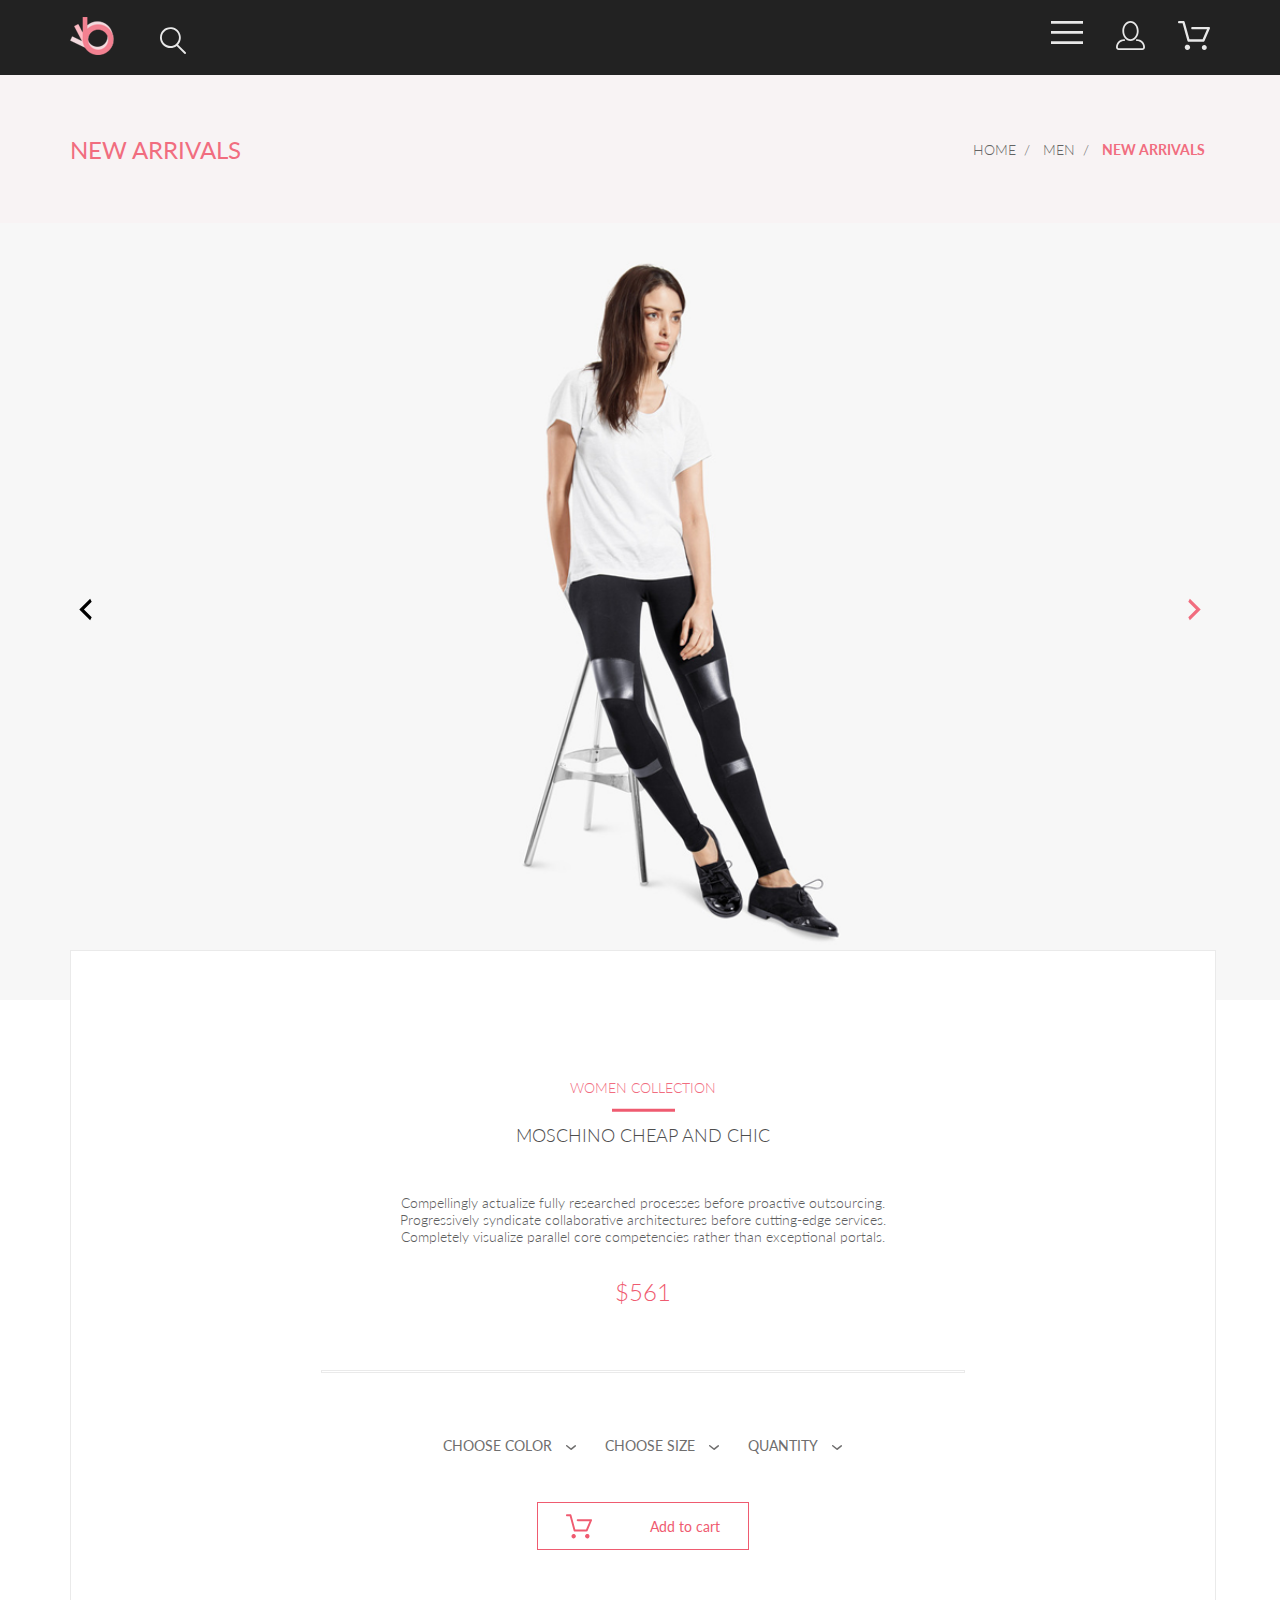
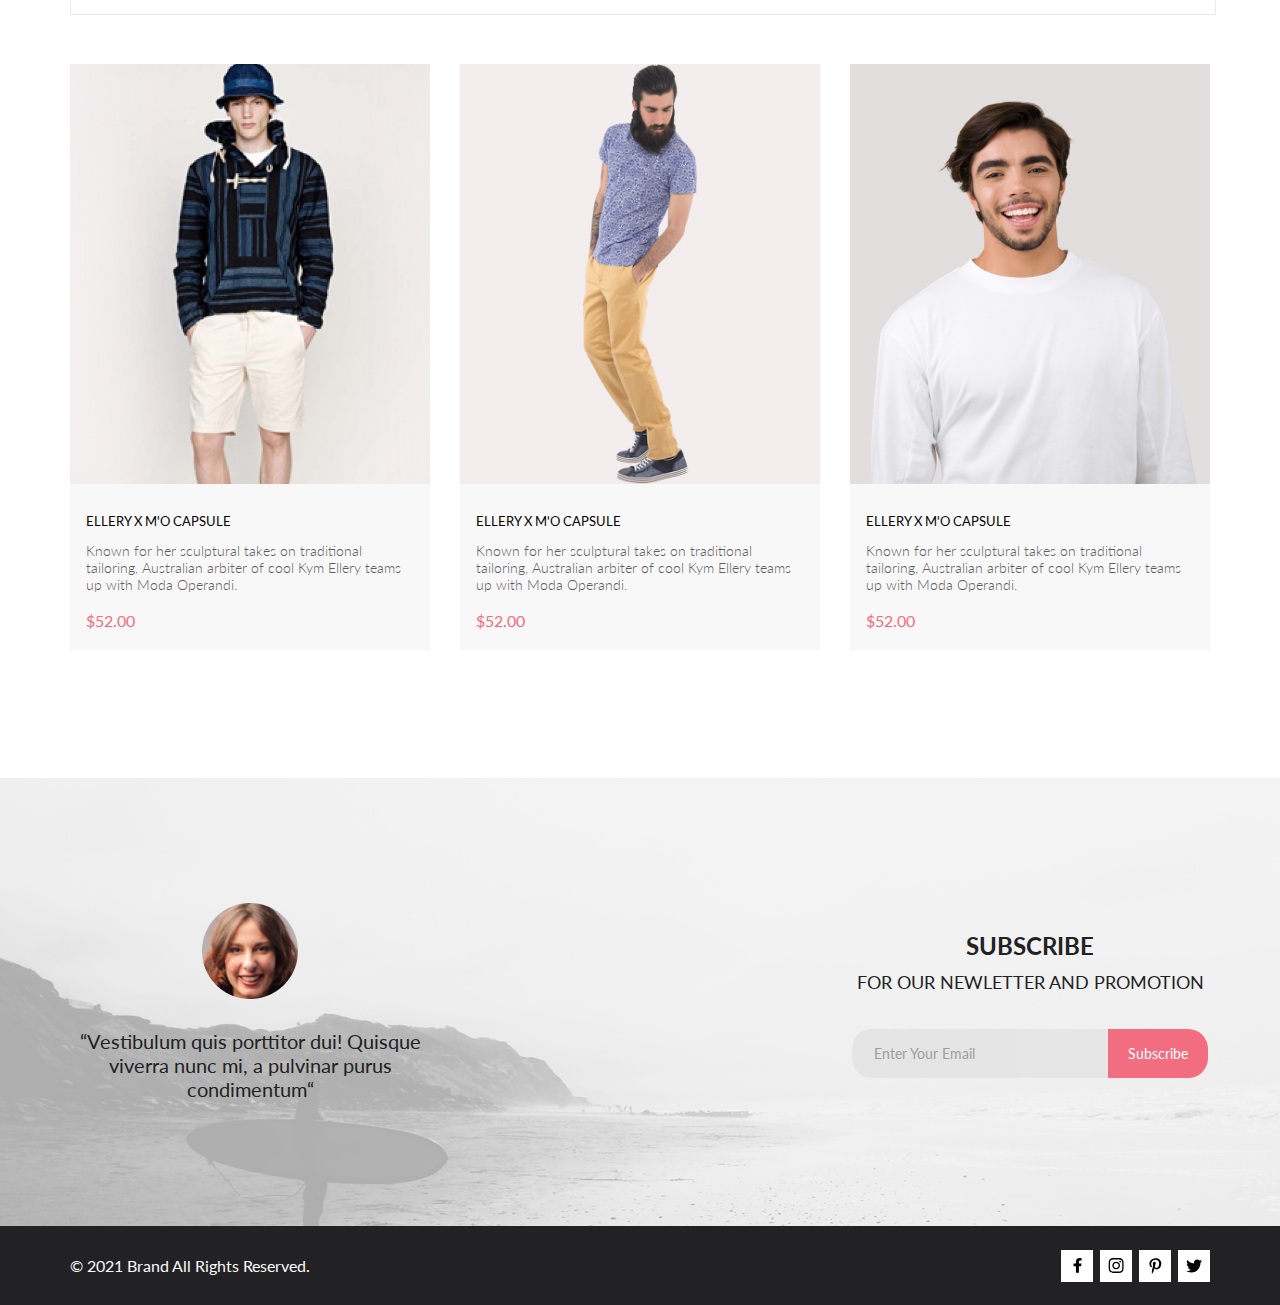
<file: product.html>
<!DOCTYPE html>
<html lang="en">

<head>
    <meta charset="UTF-8">
    <meta name="viewport" content="width=device-width, initial-scale=1.0">
    <title>product</title>
    <link rel="preconnect" href="https://fonts.gstatic.com">
    <link href="https://fonts.googleapis.com/css2?family=Lato:wght@300;400;700;900&display=swap" rel="stylesheet">
    <link rel="stylesheet" href="css/style.css">
</head>

<body>
    <header class="header center">
        <div class="header__left">
            <a href="index.html"><img class="header__logo" src="img/logo.svg" alt="logo"></a>
            <a href="#"><img class="header__search" src="img/search.svg" alt="search"></a>
        </div>
        <div class="header__right">
            <div class="menu header__link">
                <input id="switcher" type="checkbox">
                <label for="switcher"><img src="img/menu.svg" alt="menu"></label>
                <div class="drop">
                    <div class="drop__menu">
                        <div class="drop__icons">
                            <a class="header__link" href="registration.html"><img src="img/account.svg"
                                    alt="account"></a>
                            <a class="header__link" href="cart.html"><img src="img/cart.svg" alt="cart"></a>
                        </div>
                        <details>
                            <summary class="filter__category">CATEGORY</summary>
                            <ul class="filter__ul">
                                <li> <a class="filter__link" href="#">Accessories</a></li>
                                <li> <a class="filter__link" href="#">Bags</a></li>
                                <li> <a class="filter__link" href="#">Denim</a></li>
                                <li> <a class="filter__link" href="#">Hoodies & Sweatshirts</a></li>
                                <li> <a class="filter__link" href="#">Jackets & Coats</a></li>
                                <li> <a class="filter__link" href="#">Polos</a></li>
                                <li> <a class="filter__link" href="#">Shirts</a></li>
                                <li> <a class="filter__link" href="#">Shoes</a></li>
                                <li> <a class="filter__link" href="#">Sweaters & Knits</a></li>
                                <li> <a class="filter__link" href="#">T-Shirts</a></li>
                                <li> <a class="filter__link" href="#">Tanks</a></li>
                            </ul>
                        </details>
                        <details>
                            <summary class="filter__category">CATEGORY</summary>
                            <ul class="filter__ul">
                                <li> <a class="filter__link" href="#">Accessories</a></li>
                                <li> <a class="filter__link" href="#">Bags</a></li>
                                <li> <a class="filter__link" href="#">Denim</a></li>
                                <li> <a class="filter__link" href="#">Hoodies & Sweatshirts</a></li>
                                <li> <a class="filter__link" href="#">Jackets & Coats</a></li>
                                <li> <a class="filter__link" href="#">Polos</a></li>
                                <li> <a class="filter__link" href="#">Shirts</a></li>
                                <li> <a class="filter__link" href="#">Shoes</a></li>
                                <li> <a class="filter__link" href="#">Sweaters & Knits</a></li>
                                <li> <a class="filter__link" href="#">T-Shirts</a></li>
                                <li> <a class="filter__link" href="#">Tanks</a></li>
                            </ul>
                        </details>
                        <details>
                            <summary class="filter__category">CATEGORY</summary>
                            <ul class="filter__ul">
                                <li> <a class="filter__link" href="#">Accessories</a></li>
                                <li> <a class="filter__link" href="#">Bags</a></li>
                                <li> <a class="filter__link" href="#">Denim</a></li>
                                <li> <a class="filter__link" href="#">Hoodies & Sweatshirts</a></li>
                                <li> <a class="filter__link" href="#">Jackets & Coats</a></li>
                                <li> <a class="filter__link" href="#">Polos</a></li>
                                <li> <a class="filter__link" href="#">Shirts</a></li>
                                <li> <a class="filter__link" href="#">Shoes</a></li>
                                <li> <a class="filter__link" href="#">Sweaters & Knits</a></li>
                                <li> <a class="filter__link" href="#">T-Shirts</a></li>
                                <li> <a class="filter__link" href="#">Tanks</a></li>
                            </ul>
                        </details>
                        <details>
                            <summary class="filter__category">CATEGORY</summary>
                            <ul class="filter__ul">
                                <li> <a class="filter__link" href="#">Accessories</a></li>
                                <li> <a class="filter__link" href="#">Bags</a></li>
                                <li> <a class="filter__link" href="#">Denim</a></li>
                                <li> <a class="filter__link" href="#">Hoodies & Sweatshirts</a></li>
                                <li> <a class="filter__link" href="#">Jackets & Coats</a></li>
                                <li> <a class="filter__link" href="#">Polos</a></li>
                                <li> <a class="filter__link" href="#">Shirts</a></li>
                                <li> <a class="filter__link" href="#">Shoes</a></li>
                                <li> <a class="filter__link" href="#">Sweaters & Knits</a></li>
                                <li> <a class="filter__link" href="#">T-Shirts</a></li>
                                <li> <a class="filter__link" href="#">Tanks</a></li>
                            </ul>
                        </details>
                        <label class="drop__close" for="switcher"><img src="img/close-menu.svg" alt="close"></label>
                    </div>
                </div>
            </div>
            <a class="header__link" href="registration.html"><img class="header__link header__link_img"
                    src="img/account.svg" alt="account"></a>
            <a class="header__link" href="cart.html"><img class="header__link header__link_img" src="img/cart.svg"
                    alt="cart"></a>
        </div>
    </header>

    <section class="roseheader center">
        <div class="roseheader__left">
            <h3 class="roseheader__heading">NEW ARRIVALS</h3>
        </div>
        <nav class="roseheader__right">
            <a href="index.html" class="roseheader__item">HOME</a>
            <a href="#" class="roseheader__item">MEN</a>
            <a href="#" class="roseheader__item">NEW ARRIVALS</a>
        </nav>
    </section>

    <section class="product_top center">
        <div class="product_top_left">
            <a href="#"><img class="product_page_left" src="img/catalog-left.svg" alt="left"></a>
        </div>
        <div class="product_top_right">
            <a href="#"><img class="product_page_right" src="img/catalog-right.svg" alt="right"></a>
        </div>
    </section>

    <section class="product_middle">
        <div class="product_middle_content center">
            <h4 class="product_middle_heading">WOMEN COLLECTION</h4>
            <img class="product_middle_line" src="img/Devider.svg" alt="devider">
            <h2 class="product_middle_heading_main">MOSCHINO CHEAP AND CHIC</h2>
            <p class="product_middle_text">Compellingly actualize fully researched processes before proactive
                outsourcing. Progressively syndicate collaborative architectures before cutting-edge services.
                Completely visualize parallel core competencies rather than exceptional portals. </p>
            <div class="product_middle_price">$561</div>
            <hr>
        </div>


        <div class="product-sort">
            <details class="sort__item">
                <summary class="sort__summary">CHOOSE COLOR</summary>
                <div class="sort__info">
                    <label class="sort__label"><input type="checkbox">black</label>
                    <label class="sort__label"><input type="checkbox">white</label>
                    <label class="sort__label"><input type="checkbox">blue</label>
                </div>
            </details>

            <details class="sort__item">
                <summary class="sort__summary">CHOOSE SIZE</summary>
                <div class="sort__info">
                    <label class="sort__label"><input type="checkbox">XS</label>
                    <label class="sort__label"><input type="checkbox">S</label>
                    <label class="sort__label"><input type="checkbox">M</label>
                    <label class="sort__label"><input type="checkbox">L</label>
                </div>
            </details>

            <details class="sort__item">
                <summary class="sort__summary">QUANTITY</summary>
                <div class="sort__info">
                    <label class="sort__label"><input type="checkbox">one</label>
                    <label class="sort__label"><input type="checkbox">two</label>
                </div>
            </details>
        </div>
        <button class="button__add_rose">
            <svg width="27" height="25" viewBox="0 0 27 25" fill="none" xmlns="http://www.w3.org/2000/svg">
                <path
                    d="M5.49847 22.185C5.50635 21.752 5.64091 21.3309 5.88519 20.9748C6.12947 20.6186 6.47261 20.3431 6.87158 20.1828C7.27055 20.0226 7.7076 19.9848 8.12781 20.0741C8.54802 20.1635 8.93269 20.376 9.23358 20.685C9.53447 20.994 9.73817 21.3857 9.81909 21.811C9.90002 22.2363 9.85453 22.6763 9.68842 23.0756C9.52231 23.475 9.24296 23.8161 8.88538 24.0559C8.52779 24.2957 8.10791 24.4237 7.67847 24.4237C7.38955 24.4211 7.10399 24.3611 6.83807 24.2472C6.57216 24.1333 6.3311 23.9676 6.12866 23.7597C5.92623 23.5518 5.76639 23.3057 5.65826 23.0355C5.55013 22.7653 5.49584 22.4763 5.49847 22.185ZM21.3045 24.4237C20.8711 24.4303 20.4453 24.3087 20.0797 24.074C19.7141 23.8393 19.4247 23.5017 19.2471 23.103C19.0696 22.7042 19.0117 22.2618 19.0806 21.8303C19.1496 21.3988 19.3423 20.9971 19.6351 20.6748C19.9278 20.3524 20.3077 20.1236 20.728 20.0165C21.1482 19.9095 21.5903 19.929 21.9997 20.0724C22.4091 20.2159 22.7679 20.4771 23.0317 20.8238C23.2956 21.1706 23.453 21.5877 23.4845 22.0236C23.5269 22.6155 23.3369 23.2004 22.9555 23.6523C22.7706 23.8745 22.5436 24.0574 22.2877 24.1901C22.0319 24.3227 21.7524 24.4025 21.4655 24.4247L21.3045 24.4237ZM8.59351 17.4855C8.38116 17.4851 8.17488 17.414 8.00671 17.2833C7.83855 17.1525 7.71792 16.9694 7.66351 16.7624L3.73651 2.19527H0.978516C0.719001 2.19527 0.470064 2.09128 0.28656 1.90622C0.103056 1.72116 0 1.47018 0 1.20847C0 0.946764 0.103056 0.695782 0.28656 0.510726C0.470064 0.325669 0.719001 0.22168 0.978516 0.22168H4.45752C4.66982 0.222254 4.876 0.293463 5.04413 0.424184C5.21226 0.554905 5.33295 0.737883 5.38751 0.944787L9.31451 15.5119H20.0185L23.5765 7.12665H11.7185C11.459 7.12665 11.2101 7.02266 11.0266 6.83761C10.8431 6.65255 10.74 6.40157 10.74 6.13986C10.74 5.87815 10.8431 5.62717 11.0266 5.44211C11.2101 5.25705 11.459 5.15306 11.7185 5.15306H25.0535C25.2131 5.15352 25.3701 5.19451 25.5099 5.27223C25.6497 5.34995 25.7679 5.46195 25.8535 5.59784C25.9413 5.73569 25.9945 5.89303 26.0084 6.05627C26.0224 6.21951 25.9966 6.38368 25.9335 6.53465L21.5425 16.8935C21.469 17.0684 21.3462 17.2177 21.1895 17.3229C21.0327 17.4281 20.8488 17.4846 20.6605 17.4855H8.59351Z"
                    fill="#EF5B70" />
            </svg>Add to cart</button>
    </section>

    <section class="product-box__container center">
        <div class="product-box__content">

            <figure class="product product__catalog">
                <a href="product.html"><img class="product__img" src="img/card-3.png" alt="photo"></a>
                <div class="product__content">
                    <a href="product.html">
                        <fidcaption class="product__name">ELLERY X M'O CAPSULE</fidcaption>
                    </a>
                    <p class="product__text">Known for her sculptural takes on traditional tailoring, Australian arbiter
                        of cool Kym Ellery teams up with Moda Operandi.</p>
                    <div class="product__price">$52.00</div>
                    <button class="product__add">
                        <img src="img/cart white.svg" alt="cart"> Add to Cart
                    </button>
                </div>
            </figure>

            <figure class="product product__catalog">
                <a href="product.html"><img class="product__img" src="img/card-4.png" alt="photo"></a>
                <div class="product__content">
                    <a href="product.html">
                        <fidcaption class="product__name">ELLERY X M'O CAPSULE</fidcaption>
                    </a>
                    <p class="product__text">Known for her sculptural takes on traditional tailoring, Australian arbiter
                        of cool Kym Ellery teams up with Moda Operandi.</p>
                    <div class="product__price">$52.00</div>
                    <button class="product__add">
                        <img src="img/cart white.svg" alt="cart"> Add to Cart
                    </button>
                </div>
            </figure>
            <figure class="product product__catalog">
                <a href="product.html"><img class="product__img" src="img/card-2-5.png" alt="photo"></a>
                <div class="product__content">
                    <a href="product.html">
                        <fidcaption class="product__name">ELLERY X M'O CAPSULE</fidcaption>
                    </a>
                    <p class="product__text">Known for her sculptural takes on traditional tailoring, Australian arbiter
                        of cool Kym Ellery teams up with Moda Operandi.</p>
                    <div class="product__price">$52.00</div>
                    <button class="product__add">
                        <img src="img/cart white.svg" alt="cart"> Add to Cart
                    </button>
                </div>
            </figure>
        </div>
    </section>

</body>

<footer>
    <div class="footer__middle center">
        <div class="footer__info">
            <img src="img/footer middle.png" alt="face">
            <p class="footer__middle__text">“Vestibulum quis porttitor dui! Quisque viverra nunc mi, a pulvinar purus
                condimentum“</p>
        </div>


        <div class="footer__info">
            <h3 class="footer__info__heading"> <span class="largeletter">SUBSCRIBE</span> <br>
                FOR OUR NEWLETTER AND PROMOTION</h3>

            <form class="subscribe" action="#">
                <input class="subscribe_text" type="email" placeholder="Enter Your Email">
                <a href="registration.html" class="button_subscribe">Subscribe</a>
                <br>
            </form>
        </div>
    </div>

    <div class="footer__bottom center">
        <div class="footer__copy">
            <p class="footer__copy__text">&copy; 2021 Brand All Rights Reserved.</p>
        </div>
        <div class="media">
            <a class="media_logo" href="#"><svg width="9" height="15" viewBox="0 0 9 15" fill="none"
                    xmlns="http://www.w3.org/2000/svg">
                    <path
                        d="M8.08836 8.28L8.50686 5.61602H5.89022V3.88729C5.89022 3.15847 6.25574 2.44806 7.42765 2.44806H8.61722V0.179975C8.61722 0.179975 7.53772 0 6.50561 0C4.35073 0 2.9422 1.27593 2.9422 3.5857V5.61602H0.546875V8.28H2.9422V14.72H5.89022V8.28H8.08836Z"
                        fill="black" />
                </svg></a>
            <a class="media_logo" href="#"><svg width="16" height="15" viewBox="0 0 16 15" fill="none"
                    xmlns="http://www.w3.org/2000/svg">
                    <path
                        d="M8.13897 3.68159C6.02383 3.68159 4.31774 5.38491 4.31774 7.49663C4.31774 9.60835 6.02383 11.3117 8.13897 11.3117C10.2541 11.3117 11.9602 9.60835 11.9602 7.49663C11.9602 5.38491 10.2541 3.68159 8.13897 3.68159ZM8.13897 9.9769C6.77211 9.9769 5.65467 8.8646 5.65467 7.49663C5.65467 6.12866 6.76878 5.01636 8.13897 5.01636C9.50915 5.01636 10.6233 6.12866 10.6233 7.49663C10.6233 8.8646 9.50583 9.9769 8.13897 9.9769ZM13.0078 3.52554C13.0078 4.02026 12.6087 4.41538 12.1165 4.41538C11.621 4.41538 11.2252 4.01694 11.2252 3.52554C11.2252 3.03413 11.6243 2.63569 12.1165 2.63569C12.6087 2.63569 13.0078 3.03413 13.0078 3.52554ZM15.5386 4.42866C15.4821 3.23667 15.2094 2.18081 14.3347 1.31089C13.4634 0.440967 12.4058 0.168701 11.2119 0.108936C9.9814 0.039209 6.29321 0.039209 5.0627 0.108936C3.8721 0.165381 2.81453 0.437646 1.93987 1.30757C1.06522 2.17749 0.795836 3.23335 0.735973 4.42534C0.666134 5.65386 0.666134 9.33608 0.735973 10.5646C0.79251 11.7566 1.06522 12.8124 1.93987 13.6824C2.81453 14.5523 3.86878 14.8246 5.0627 14.8843C6.29321 14.9541 9.9814 14.9541 11.2119 14.8843C12.4058 14.8279 13.4634 14.5556 14.3347 13.6824C15.2061 12.8124 15.4788 11.7566 15.5386 10.5646C15.6085 9.33608 15.6085 5.65718 15.5386 4.42866ZM13.949 11.8828C13.6895 12.5335 13.1874 13.0349 12.5322 13.2972C11.5511 13.6857 9.22314 13.596 8.13897 13.596C7.05479 13.596 4.72348 13.6824 3.74573 13.2972C3.09389 13.0382 2.59171 12.5369 2.32898 11.8828C1.93987 10.9033 2.02967 8.57905 2.02967 7.49663C2.02967 6.41421 1.9432 4.08667 2.32898 3.1105C2.58838 2.45972 3.09056 1.95835 3.74573 1.69604C4.7268 1.30757 7.05479 1.39722 8.13897 1.39722C9.22314 1.39722 11.5545 1.31089 12.5322 1.69604C13.184 1.95503 13.6862 2.4564 13.949 3.1105C14.3381 4.08999 14.2483 6.41421 14.2483 7.49663C14.2483 8.57905 14.3381 10.9066 13.949 11.8828Z"
                        fill="black" />
                </svg></a>
            <a class="media_logo" href="#"><svg width="13" height="16" viewBox="0 0 13 16" fill="none"
                    xmlns="http://www.w3.org/2000/svg">
                    <path
                        d="M6.74032 0.203125C3.55564 0.203125 0.408203 2.34063 0.408203 5.8C0.408203 8 1.63738 9.25 2.38233 9.25C2.68963 9.25 2.86655 8.3875 2.86655 8.14375C2.86655 7.85313 2.13091 7.23438 2.13091 6.025C2.13091 3.5125 4.03055 1.73125 6.4889 1.73125C8.60271 1.73125 10.1671 2.94062 10.1671 5.1625C10.1671 6.82187 9.50597 9.93437 7.36422 9.93437C6.59133 9.93437 5.93018 9.37187 5.93018 8.56563C5.93018 7.38438 6.74963 6.24062 6.74963 5.02187C6.74963 2.95312 3.835 3.32812 3.835 5.82812C3.835 6.35313 3.90018 6.93437 4.13298 7.4125C3.70463 9.26875 2.82931 12.0344 2.82931 13.9469C2.82931 14.5375 2.91311 15.1188 2.96899 15.7094C3.07452 15.8281 3.02175 15.8156 3.18316 15.7563C4.74757 13.6 4.69169 13.1781 5.3994 10.3562C5.78119 11.0875 6.76826 11.4812 7.55046 11.4812C10.8469 11.4812 12.3275 8.24688 12.3275 5.33125C12.3275 2.22813 9.66427 0.203125 6.74032 0.203125Z"
                        fill="black" />
                </svg></a>
            <a class="media_logo" href="#"><svg width="17" height="14" viewBox="0 0 17 14" fill="none"
                    xmlns="http://www.w3.org/2000/svg">
                    <path
                        d="M14.417 3.74052C14.427 3.88264 14.427 4.0248 14.427 4.16692C14.427 8.50192 11.1498 13.4969 5.15986 13.4969C3.31448 13.4969 1.60022 12.9588 0.158203 12.0248C0.420396 12.0552 0.67247 12.0654 0.944752 12.0654C2.46741 12.0654 3.8691 11.5476 4.98843 10.6644C3.5565 10.6339 2.3565 9.68977 1.94305 8.39027C2.14475 8.4207 2.34642 8.44102 2.5582 8.44102C2.85063 8.44102 3.14308 8.40039 3.41533 8.32936C1.92291 8.02477 0.803551 6.70498 0.803551 5.11108V5.07048C1.23715 5.31414 1.74139 5.46642 2.2758 5.4867C1.39849 4.89786 0.823727 3.8928 0.823727 2.75573C0.823727 2.14661 0.985041 1.58823 1.26741 1.10092C2.87077 3.09077 5.28086 4.39023 7.98334 4.53239C7.93293 4.28873 7.90266 4.03495 7.90266 3.78114C7.90266 1.97402 9.35477 0.501953 11.1598 0.501953C12.0976 0.501953 12.9446 0.897891 13.5396 1.53748C14.2757 1.39536 14.9816 1.12123 15.6068 0.745609C15.3648 1.50705 14.8505 2.14664 14.1749 2.5527C14.8304 2.48167 15.4657 2.29889 16.0505 2.04511C15.6069 2.69483 15.0522 3.27348 14.417 3.74052Z"
                        fill="black" />
                </svg></a>
        </div>
    </div>
</footer>

</html>
</file>
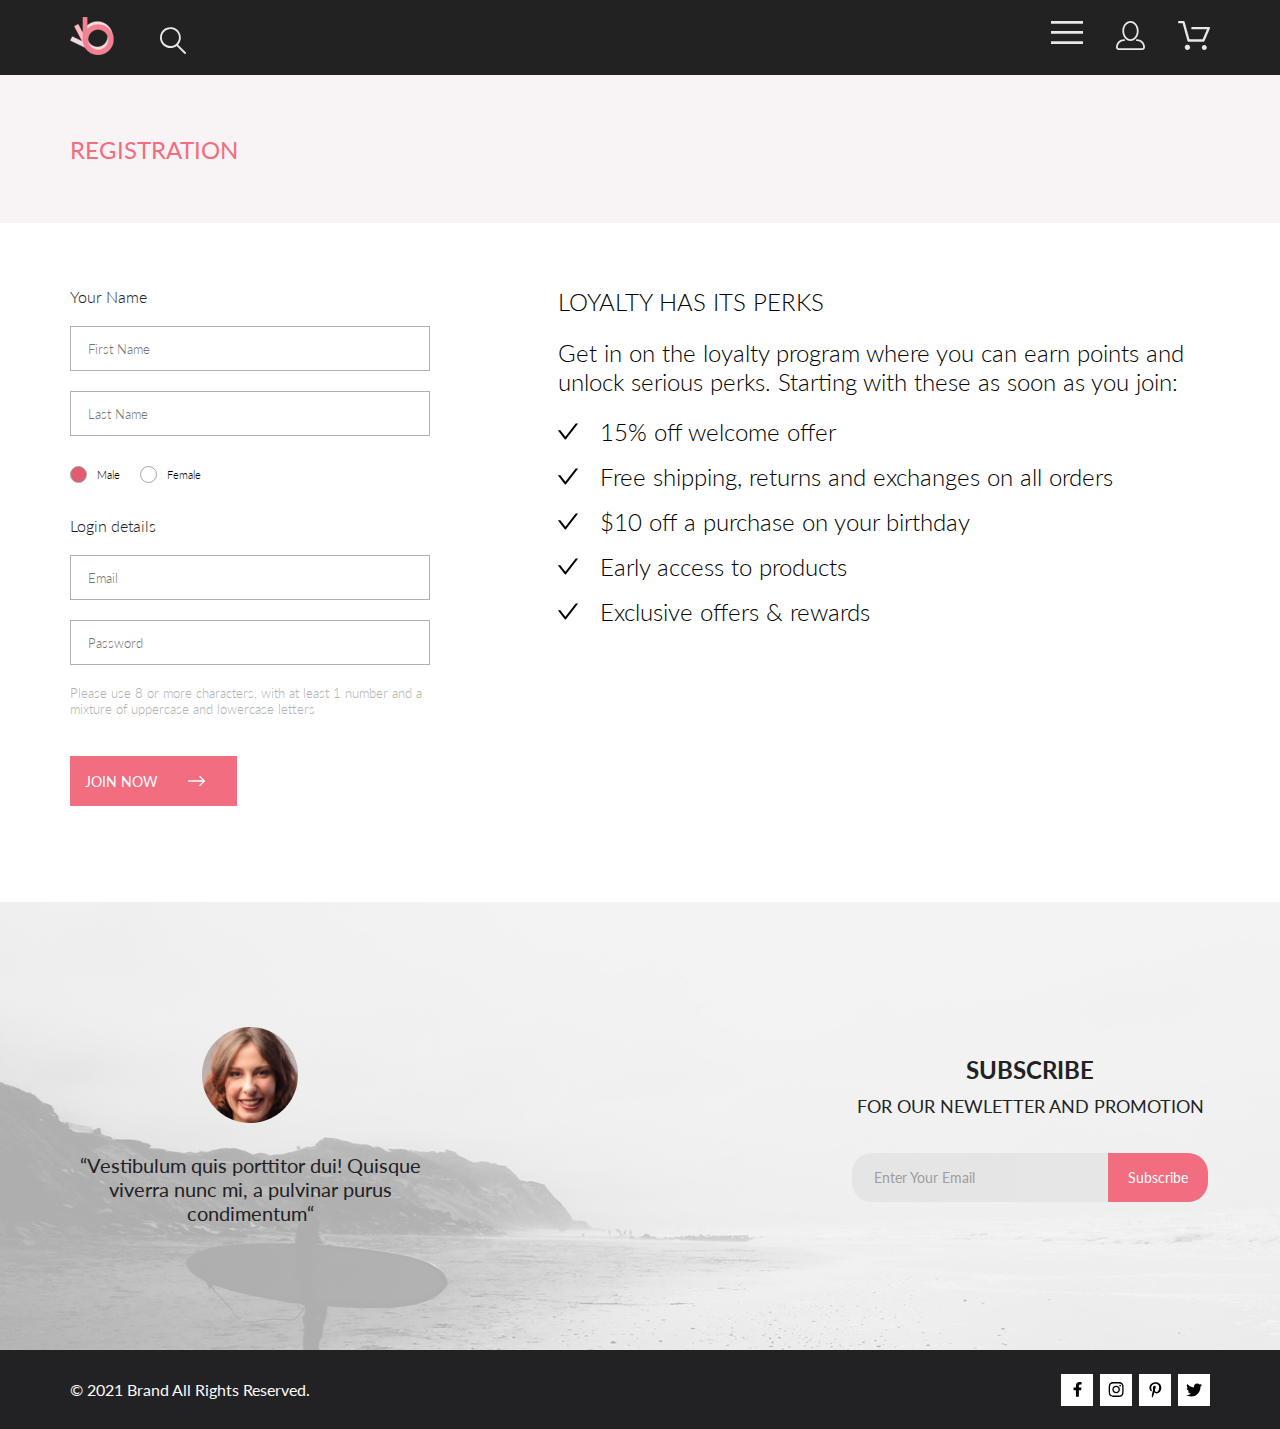
<file: registration.html>
<!DOCTYPE html>
<html lang="en">

<head>
    <meta charset="UTF-8">
    <meta name="viewport" content="width=device-width, initial-scale=1.0">
    <title>registration</title>
    <link rel="preconnect" href="https://fonts.gstatic.com">
    <link href="https://fonts.googleapis.com/css2?family=Lato:wght@300;400;700;900&display=swap" rel="stylesheet">
    <link rel="stylesheet" href="css/style.css">
</head>

<body>
    <header class="header center">
        <div class="header__left">
            <a href="index.html"><img class="header__logo" src="img/logo.svg" alt="logo"></a>
            <a href="#"><img class="header__search" src="img/search.svg" alt="search"></a>
        </div>
        <div class="header__right">
            <div class="menu header__link">
                <input id="switcher" type="checkbox">
                <label for="switcher"><img src="img/menu.svg" alt="menu"></label>
                <div class="drop">
                    <div class="drop__menu">
                        <div class="drop__icons">
                            <a class="header__link" href="#"><img src="img/account.svg" alt="account"></a>
                            <a class="header__link" href="cart.html"><img src="img/cart.svg" alt="cart"></a>
                        </div>
                        <details>
                            <summary class="filter__category">CATEGORY</summary>
                            <ul class="filter__ul">
                                <li> <a class="filter__link" href="#">Accessories</a></li>
                                <li> <a class="filter__link" href="#">Bags</a></li>
                                <li> <a class="filter__link" href="#">Denim</a></li>
                                <li> <a class="filter__link" href="#">Hoodies & Sweatshirts</a></li>
                                <li> <a class="filter__link" href="#">Jackets & Coats</a></li>
                                <li> <a class="filter__link" href="#">Polos</a></li>
                                <li> <a class="filter__link" href="#">Shirts</a></li>
                                <li> <a class="filter__link" href="#">Shoes</a></li>
                                <li> <a class="filter__link" href="#">Sweaters & Knits</a></li>
                                <li> <a class="filter__link" href="#">T-Shirts</a></li>
                                <li> <a class="filter__link" href="#">Tanks</a></li>
                            </ul>
                        </details>
                        <details>
                            <summary class="filter__category">CATEGORY</summary>
                            <ul class="filter__ul">
                                <li> <a class="filter__link" href="#">Accessories</a></li>
                                <li> <a class="filter__link" href="#">Bags</a></li>
                                <li> <a class="filter__link" href="#">Denim</a></li>
                                <li> <a class="filter__link" href="#">Hoodies & Sweatshirts</a></li>
                                <li> <a class="filter__link" href="#">Jackets & Coats</a></li>
                                <li> <a class="filter__link" href="#">Polos</a></li>
                                <li> <a class="filter__link" href="#">Shirts</a></li>
                                <li> <a class="filter__link" href="#">Shoes</a></li>
                                <li> <a class="filter__link" href="#">Sweaters & Knits</a></li>
                                <li> <a class="filter__link" href="#">T-Shirts</a></li>
                                <li> <a class="filter__link" href="#">Tanks</a></li>
                            </ul>
                        </details>
                        <label class="drop__close" for="switcher"><img src="img/close-menu.svg" alt="close"></label>
                    </div>
                </div>
            </div>
            <a class="header__link" href="#"><img class="header__link header__link_img" src="img/account.svg"
                    alt="account"></a>
            <a class="header__link" href="cart.html"><img class="header__link header__link_img" src="img/cart.svg"
                    alt="cart"></a>
        </div>
    </header>

    <section class="roseheader center">
        <h3 class="roseheader__heading">REGISTRATION</h3>
    </section>

    <section class="registration center">
        <div class="registration__left">
            <div class="registration__info">
                <h4 class="registration__heading">Your Name</h4>
                <form class="registration__form" action="#">
                    <input class="registration__form_text" type="text" placeholder="First Name">
                    <input class="registration__form_text" type="text" placeholder="Last Name">

                    <div class="registration__radio">
                        <input class="registration__radio_input" id="input_male"  type="radio" name="male" checked>
                        <label for="input_male" class="registration__radio_label">Male</label>
                        <input class="registration__radio_input" id="input_female"  type="radio" name="male">
                        <label for="input_female" class="registration__radio_label">Female</label>
                    </div>

                    <div class="registration__info">
                        <h4 class="registration__heading">Login details</h4>
                        <form class="registration__form" action="#">
                            <input class="registration__form_text" type="email" placeholder="Email">
                            <input class="registration__form_text" type="password" placeholder="Password">
                            <p class="registration__text">Please use 8 or more characters, with at least 1 number and a
                                mixture of uppercase and lowercase letters</p>

                            <button class="registration__button" type="#">JOIN NOW <svg width="17" height="10"
                                    viewBox="0 0 17 10" fill="none" xmlns="http://www.w3.org/2000/svg">
                                    <path fill-rule="evenodd" clip-rule="evenodd"
                                        d="M11.54 0.208095C11.6058 0.142131 11.684 0.0897967 11.77 0.0540883C11.8561 0.01838 11.9483 0 12.0415 0C12.1347 0 12.2269 0.01838 12.313 0.0540883C12.399 0.0897967 12.4772 0.142131 12.543 0.208095L16.7929 4.458C16.8589 4.5238 16.9112 4.60196 16.9469 4.68802C16.9826 4.77407 17.001 4.86632 17.001 4.95949C17.001 5.05266 16.9826 5.14491 16.9469 5.23097C16.9112 5.31702 16.8589 5.39518 16.7929 5.46098L12.543 9.71089C12.41 9.84389 12.2296 9.91861 12.0415 9.91861C11.8534 9.91861 11.673 9.84389 11.54 9.71089C11.407 9.57788 11.3323 9.39749 11.3323 9.2094C11.3323 9.0213 11.407 8.84091 11.54 8.70791L15.2898 4.95949L11.54 1.21107C11.474 1.14528 11.4217 1.06711 11.386 0.981059C11.3503 0.895005 11.3319 0.802752 11.3319 0.709584C11.3319 0.616415 11.3503 0.524162 11.386 0.438109C11.4217 0.352055 11.474 0.273891 11.54 0.208095Z"
                                        fill="white" />
                                    <path fill-rule="evenodd" clip-rule="evenodd"
                                        d="M0 4.95948C0 4.77162 0.0746263 4.59146 0.207462 4.45862C0.340297 4.32579 0.52046 4.25116 0.708318 4.25116H15.583C15.7708 4.25116 15.951 4.32579 16.0838 4.45862C16.2167 4.59146 16.2913 4.77162 16.2913 4.95948C16.2913 5.14734 16.2167 5.3275 16.0838 5.46033C15.951 5.59317 15.7708 5.6678 15.583 5.6678H0.708318C0.52046 5.6678 0.340297 5.59317 0.207462 5.46033C0.0746263 5.3275 0 5.14734 0 4.95948Z"
                                        fill="white" />
                                </svg></button>
                    </div>
                </form>
            </div>
        </div>
        <div class="registration__right">
            <h3 class="registration__right_heading">LOYALTY HAS ITS PERKS</h3>
            <p class="registration__right_paragraf">Get in on the loyalty program where you can earn points and unlock
                serious
                perks. Starting with these as soon as you join:</p>
            <div class="registration__right_text">
                <img class="registration__right_img" src="img/V.svg" alt="V">
                <p class="registration__right_p">15% off welcome offer</p>
            </div>
            <div class="registration__right_text">
                <img class="registration__right_img" src="img/V.svg" alt="V">
                <p class="registration__right_p">Free shipping, returns and exchanges on all orders</p>
            </div>
            <div class="registration__right_text">
                <img class="registration__right_img" src="img/V.svg" alt="V">
                <p class="registration__right_p">$10 off a purchase on your birthday</p>
            </div>
            <div class="registration__right_text">
                <img class="registration__right_img" src="img/V.svg" alt="V">
                <p class="registration__right_p">Early access to products</p>
            </div>
            <div class="registration__right_text">
                <img class="registration__right_img" src="img/V.svg" alt="V">
                <p class="registration__right_p">Exclusive offers & rewards</p>
            </div>
        </div>

    </section>
</body>

<footer>
    <div class="footer__middle center">
        <div class="footer__info">
            <img src="img/footer middle.png" alt="face">
            <p class="footer__middle__text">“Vestibulum quis porttitor dui! Quisque viverra nunc mi, a pulvinar purus
                condimentum“</p>
        </div>

        <div class="footer__info">
            <h3 class="footer__info__heading"> <span class="largeletter">SUBSCRIBE</span> <br>
                FOR OUR NEWLETTER AND PROMOTION</h3>
            <form class="subscribe" action="#">
                <input class="subscribe_text" type="email" placeholder="Enter Your Email">
                <a href="registration.html" class="button_subscribe">Subscribe</a>
                <br>
            </form>
        </div>
    </div>

    <div class="footer__bottom center">
        <div class="footer__copy">
            <p class="footer__copy__text">&copy; 2021 Brand All Rights Reserved.</p>
        </div>
        <div class="media">
            <a class="media_logo" href="#"><svg width="9" height="15" viewBox="0 0 9 15" fill="none"
                    xmlns="http://www.w3.org/2000/svg">
                    <path
                        d="M8.08836 8.28L8.50686 5.61602H5.89022V3.88729C5.89022 3.15847 6.25574 2.44806 7.42765 2.44806H8.61722V0.179975C8.61722 0.179975 7.53772 0 6.50561 0C4.35073 0 2.9422 1.27593 2.9422 3.5857V5.61602H0.546875V8.28H2.9422V14.72H5.89022V8.28H8.08836Z"
                        fill="black" />
                </svg></a>
            <a class="media_logo" href="#"><svg width="16" height="15" viewBox="0 0 16 15" fill="none"
                    xmlns="http://www.w3.org/2000/svg">
                    <path
                        d="M8.13897 3.68159C6.02383 3.68159 4.31774 5.38491 4.31774 7.49663C4.31774 9.60835 6.02383 11.3117 8.13897 11.3117C10.2541 11.3117 11.9602 9.60835 11.9602 7.49663C11.9602 5.38491 10.2541 3.68159 8.13897 3.68159ZM8.13897 9.9769C6.77211 9.9769 5.65467 8.8646 5.65467 7.49663C5.65467 6.12866 6.76878 5.01636 8.13897 5.01636C9.50915 5.01636 10.6233 6.12866 10.6233 7.49663C10.6233 8.8646 9.50583 9.9769 8.13897 9.9769ZM13.0078 3.52554C13.0078 4.02026 12.6087 4.41538 12.1165 4.41538C11.621 4.41538 11.2252 4.01694 11.2252 3.52554C11.2252 3.03413 11.6243 2.63569 12.1165 2.63569C12.6087 2.63569 13.0078 3.03413 13.0078 3.52554ZM15.5386 4.42866C15.4821 3.23667 15.2094 2.18081 14.3347 1.31089C13.4634 0.440967 12.4058 0.168701 11.2119 0.108936C9.9814 0.039209 6.29321 0.039209 5.0627 0.108936C3.8721 0.165381 2.81453 0.437646 1.93987 1.30757C1.06522 2.17749 0.795836 3.23335 0.735973 4.42534C0.666134 5.65386 0.666134 9.33608 0.735973 10.5646C0.79251 11.7566 1.06522 12.8124 1.93987 13.6824C2.81453 14.5523 3.86878 14.8246 5.0627 14.8843C6.29321 14.9541 9.9814 14.9541 11.2119 14.8843C12.4058 14.8279 13.4634 14.5556 14.3347 13.6824C15.2061 12.8124 15.4788 11.7566 15.5386 10.5646C15.6085 9.33608 15.6085 5.65718 15.5386 4.42866ZM13.949 11.8828C13.6895 12.5335 13.1874 13.0349 12.5322 13.2972C11.5511 13.6857 9.22314 13.596 8.13897 13.596C7.05479 13.596 4.72348 13.6824 3.74573 13.2972C3.09389 13.0382 2.59171 12.5369 2.32898 11.8828C1.93987 10.9033 2.02967 8.57905 2.02967 7.49663C2.02967 6.41421 1.9432 4.08667 2.32898 3.1105C2.58838 2.45972 3.09056 1.95835 3.74573 1.69604C4.7268 1.30757 7.05479 1.39722 8.13897 1.39722C9.22314 1.39722 11.5545 1.31089 12.5322 1.69604C13.184 1.95503 13.6862 2.4564 13.949 3.1105C14.3381 4.08999 14.2483 6.41421 14.2483 7.49663C14.2483 8.57905 14.3381 10.9066 13.949 11.8828Z"
                        fill="black" />
                </svg></a>
            <a class="media_logo" href="#"><svg width="13" height="16" viewBox="0 0 13 16" fill="none"
                    xmlns="http://www.w3.org/2000/svg">
                    <path
                        d="M6.74032 0.203125C3.55564 0.203125 0.408203 2.34063 0.408203 5.8C0.408203 8 1.63738 9.25 2.38233 9.25C2.68963 9.25 2.86655 8.3875 2.86655 8.14375C2.86655 7.85313 2.13091 7.23438 2.13091 6.025C2.13091 3.5125 4.03055 1.73125 6.4889 1.73125C8.60271 1.73125 10.1671 2.94062 10.1671 5.1625C10.1671 6.82187 9.50597 9.93437 7.36422 9.93437C6.59133 9.93437 5.93018 9.37187 5.93018 8.56563C5.93018 7.38438 6.74963 6.24062 6.74963 5.02187C6.74963 2.95312 3.835 3.32812 3.835 5.82812C3.835 6.35313 3.90018 6.93437 4.13298 7.4125C3.70463 9.26875 2.82931 12.0344 2.82931 13.9469C2.82931 14.5375 2.91311 15.1188 2.96899 15.7094C3.07452 15.8281 3.02175 15.8156 3.18316 15.7563C4.74757 13.6 4.69169 13.1781 5.3994 10.3562C5.78119 11.0875 6.76826 11.4812 7.55046 11.4812C10.8469 11.4812 12.3275 8.24688 12.3275 5.33125C12.3275 2.22813 9.66427 0.203125 6.74032 0.203125Z"
                        fill="black" />
                </svg></a>
            <a class="media_logo" href="#"><svg width="17" height="14" viewBox="0 0 17 14" fill="none"
                    xmlns="http://www.w3.org/2000/svg">
                    <path
                        d="M14.417 3.74052C14.427 3.88264 14.427 4.0248 14.427 4.16692C14.427 8.50192 11.1498 13.4969 5.15986 13.4969C3.31448 13.4969 1.60022 12.9588 0.158203 12.0248C0.420396 12.0552 0.67247 12.0654 0.944752 12.0654C2.46741 12.0654 3.8691 11.5476 4.98843 10.6644C3.5565 10.6339 2.3565 9.68977 1.94305 8.39027C2.14475 8.4207 2.34642 8.44102 2.5582 8.44102C2.85063 8.44102 3.14308 8.40039 3.41533 8.32936C1.92291 8.02477 0.803551 6.70498 0.803551 5.11108V5.07048C1.23715 5.31414 1.74139 5.46642 2.2758 5.4867C1.39849 4.89786 0.823727 3.8928 0.823727 2.75573C0.823727 2.14661 0.985041 1.58823 1.26741 1.10092C2.87077 3.09077 5.28086 4.39023 7.98334 4.53239C7.93293 4.28873 7.90266 4.03495 7.90266 3.78114C7.90266 1.97402 9.35477 0.501953 11.1598 0.501953C12.0976 0.501953 12.9446 0.897891 13.5396 1.53748C14.2757 1.39536 14.9816 1.12123 15.6068 0.745609C15.3648 1.50705 14.8505 2.14664 14.1749 2.5527C14.8304 2.48167 15.4657 2.29889 16.0505 2.04511C15.6069 2.69483 15.0522 3.27348 14.417 3.74052Z"
                        fill="black" />
                </svg></a>
        </div>
    </div>
</footer>

</html>
</file>
<file: css/style.css>
* {
  margin: 0;
  padding: 0;
}

.center {
  padding-left: calc(50% - 570px);
  padding-right: calc(50% - 570px);
}

a {
  text-decoration: none;
}

.container {
  max-width: 1140px;
  margin: 0 auto;
}

.top {
  position: relative;
}

.header {
  background: #222222;
  height: 75px;
  display: -webkit-box;
  display: -ms-flexbox;
  display: flex;
  -webkit-box-align: center;
      -ms-flex-align: center;
          align-items: center;
  -webkit-box-pack: justify;
      -ms-flex-pack: justify;
          justify-content: space-between;
}

.header__logo {
  -webkit-transition: all 1s;
  transition: all 1s;
}

.header__logo:hover {
  -webkit-transform: rotate(360deg);
          transform: rotate(360deg);
}

.header__search {
  margin-left: 41px;
}

.header__search:hover {
  -webkit-transform: scale(1.1);
          transform: scale(1.1);
}

.header__right {
  display: -webkit-box;
  display: -ms-flexbox;
  display: flex;
}

.header__link {
  cursor: pointer;
}

.header__link:not(:last-child) {
  margin-right: 33px;
}

.drop {
  width: 100%;
  height: auto;
  right: 0;
  position: absolute;
  display: none;
  -webkit-box-pack: end;
      -ms-flex-pack: end;
          justify-content: flex-end;
  -webkit-transition: all 0.4s;
  transition: all 0.4s;
  z-index: 1;
}

.drop__main {
  background: rgba(0, 0, 0, 0.5);
  height: calc( 100% - 75px);
}

.drop__menu {
  width: 232px;
  height: 100%;
  background-color: #fff;
  -webkit-box-shadow: 6px 4px 35px rgba(0, 0, 0, 0.21);
          box-shadow: 6px 4px 35px rgba(0, 0, 0, 0.21);
  position: relative;
}

.drop__close {
  position: absolute;
  top: 16px;
  right: 16px;
}

.drop__icons {
  display: none;
}

#switcher {
  position: absolute;
  left: -99999999px;
  visibility: hidden;
}

#switcher:checked ~ .drop {
  display: -webkit-box;
  display: -ms-flexbox;
  display: flex;
  top: 75px;
}

.promo {
  background: #F1E4E6;
  display: -webkit-box;
  display: -ms-flexbox;
  display: flex;
  padding-left: calc(50% - 800px);
  padding-right: calc(50% - 800px);
}

.promo__img {
  min-width: 50%;
  display: -webkit-box;
  display: -ms-flexbox;
  display: flex;
}

.promo__photo {
  width: 100%;
}

.promo__text {
  min-width: 50%;
}

.promo__content {
  border-left: 12px solid #F16D7F;
  padding-left: 16px;
  margin-top: 40%;
}

.promo__heading {
  font-family: Lato;
  font-style: normal;
  font-weight: 900;
  font-size: 48px;
  line-height: 58px;
  color: #222222;
  display: -webkit-box;
  display: -ms-flexbox;
  display: flex;
}

.promo__info {
  font-family: Lato;
  font-style: normal;
  font-weight: bold;
  font-size: 32px;
  line-height: 38px;
  color: #222222;
}

.select {
  color: #F16D7F;
}

.sale {
  padding-top: 64px;
  padding-bottom: 96px;
}

.sale__top {
  display: -webkit-box;
  display: -ms-flexbox;
  display: flex;
  padding-bottom: 30px;
}

.sale__img {
  width: 100%;
}

.sale__item {
  position: relative;
}

.sale__text {
  position: absolute;
  top: 0;
  left: 0;
  width: 100%;
  height: 100%;
  display: -webkit-box;
  display: -ms-flexbox;
  display: flex;
  -webkit-box-orient: vertical;
  -webkit-box-direction: normal;
      -ms-flex-direction: column;
          flex-direction: column;
  -webkit-box-align: center;
      -ms-flex-align: center;
          align-items: center;
  -webkit-box-pack: center;
      -ms-flex-pack: center;
          justify-content: center;
  text-decoration: none;
}

.sale__item:not(:last-child) {
  margin-right: 30px;
}

.sale__p {
  font-family: Lato;
  font-style: normal;
  font-weight: normal;
  font-size: 16px;
  line-height: 19px;
  text-align: center;
  color: #FFFFFF;
}

.sale__heading {
  font-family: Lato;
  font-style: normal;
  font-weight: bold;
  font-size: 24px;
  line-height: 29px;
  text-align: center;
  color: #F16D7F;
}

.product-box__container {
  margin-bottom: 98px;
}

.product-box__heading {
  text-align: center;
  font-family: Lato;
  font-style: normal;
  font-weight: normal;
  font-size: 30px;
  line-height: 36px;
  color: #222222;
}

.product-box__text {
  font-family: Lato;
  font-style: normal;
  font-weight: normal;
  font-size: 14px;
  line-height: 17px;
  color: #9F9F9F;
  text-align: center;
  margin-top: 6px;
  margin-bottom: 48px;
}

.product-box__content {
  display: -webkit-box;
  display: -ms-flexbox;
  display: flex;
  -ms-flex-wrap: wrap;
      flex-wrap: wrap;
  -webkit-box-pack: justify;
      -ms-flex-pack: justify;
          justify-content: space-between;
}

.product {
  width: 360px;
  background: #F8F8F8;
  margin-bottom: 30px;
  position: relative;
  -webkit-transition: 1s;
  transition: 1s;
}

.product:hover {
  -webkit-transform: scale(1.02);
          transform: scale(1.02);
}

.product:hover .product__img {
  -webkit-filter: brightness(50%);
          filter: brightness(50%);
}

.product:hover .product__add {
  display: -webkit-box;
  display: -ms-flexbox;
  display: flex;
}

.product__img {
  width: 100%;
}

.product__content {
  padding: 24px 16px 20px;
}

.product__name {
  font-family: Lato;
  font-style: normal;
  font-weight: normal;
  font-size: 13px;
  line-height: 16px;
  color: #000000;
}

.product__text {
  font-family: Lato;
  font-style: normal;
  font-weight: 300;
  font-size: 14px;
  line-height: 17px;
  color: #5D5D5D;
  margin-top: 12px;
  margin-bottom: 18px;
}

.product__price {
  font-family: Lato;
  font-style: normal;
  font-weight: normal;
  font-size: 16px;
  line-height: 19px;
  color: #F16D7F;
}

.cart__button {
  display: none;
  -webkit-box-pack: center;
      -ms-flex-pack: center;
          justify-content: center;
}

.product__add {
  -webkit-box-sizing: border-box;
          box-sizing: border-box;
  display: none;
  -webkit-box-pack: justify;
      -ms-flex-pack: justify;
          justify-content: space-between;
  -webkit-box-align: center;
      -ms-flex-align: center;
          align-items: center;
  width: 139px;
  height: 44px;
  border: 1px solid #fff;
  padding-left: 13px;
  padding-right: 16px;
  position: absolute;
  top: 188px;
  left: 111px;
  font-family: Lato;
  font-style: normal;
  font-weight: normal;
  font-size: 14px;
  line-height: 17px;
  color: #fff;
  background-color: rgba(0, 0, 0, 0);
  cursor: pointer;
}

.product__add:hover {
  -webkit-box-shadow: 0 0 5px #fff;
          box-shadow: 0 0 5px #fff;
  display: -webkit-box;
  display: -ms-flexbox;
  display: flex;
}

.product_button_container {
  display: -webkit-box;
  display: -ms-flexbox;
  display: flex;
  -webkit-box-pack: center;
      -ms-flex-pack: center;
          justify-content: center;
}

.product_button {
  font-family: Lato;
  font-style: normal;
  font-weight: normal;
  font-size: 16px;
  line-height: 19px;
  color: #F26376;
  text-align: center;
  letter-spacing: 0.04em;
  padding: 14px 38px;
  text-decoration: none;
  margin-top: 18px;
  border: 1px solid #FF6A6A;
  margin-bottom: 95px;
}

.product_button:hover {
  background-color: #F16D7F;
  color: #FFF;
}

.test {
  color: #fff;
}

.test__a {
  text-align: center;
}

.footer__top {
  background: #222224;
  -webkit-box-align: center;
      -ms-flex-align: center;
          align-items: center;
  display: -webkit-box;
  display: -ms-flexbox;
  display: flex;
  -ms-flex-pack: distribute;
      justify-content: space-around;
  padding-top: 103px;
  padding-bottom: 104px;
}

.footer__link {
  display: -webkit-box;
  display: -ms-flexbox;
  display: flex;
  -webkit-box-orient: vertical;
  -webkit-box-direction: normal;
      -ms-flex-direction: column;
          flex-direction: column;
  -webkit-box-align: center;
      -ms-flex-align: center;
          align-items: center;
  -webkit-box-pack: center;
      -ms-flex-pack: center;
          justify-content: center;
}

.footer__top__heading:hover {
  color: #F16D7F;
}

.footer__top__heading {
  margin-top: 28px;
  font-family: Lato;
  font-style: normal;
  font-weight: normal;
  font-size: 19.96px;
  line-height: 24px;
  color: #FBFBFB;
}

.footer__top__text {
  margin-top: 16px;
  font-family: Lato;
  font-style: normal;
  font-weight: 300;
  font-size: 13.972px;
  line-height: 17px;
  text-align: center;
  color: #FBFBFB;
}

.footer__middle {
  background-image: url(../img/footer_miidle_back.svg);
  background-size: cover;
  display: -webkit-box;
  display: -ms-flexbox;
  display: flex;
  -webkit-box-pack: justify;
      -ms-flex-pack: justify;
          justify-content: space-between;
  height: 448px;
  -webkit-box-align: center;
      -ms-flex-align: center;
          align-items: center;
}

.footer__info {
  display: -webkit-box;
  display: -ms-flexbox;
  display: flex;
  -webkit-box-orient: vertical;
  -webkit-box-direction: normal;
      -ms-flex-direction: column;
          flex-direction: column;
  -webkit-box-align: center;
      -ms-flex-align: center;
          align-items: center;
  width: 360px;
}

.footer__middle__text {
  font-family: Lato;
  font-style: normal;
  font-weight: normal;
  font-size: 20px;
  line-height: 24px;
  text-align: center;
  color: #222224;
  margin-top: 30px;
}

.footer__info__heading {
  font-family: Lato;
  font-style: normal;
  font-weight: normal;
  font-size: 18px;
  line-height: 167.2%;
  text-align: center;
  color: #222224;
}

.largeletter {
  font-family: Lato;
  font-style: normal;
  font-weight: bold;
  font-size: 24px;
  line-height: 167.2%;
  text-align: center;
  color: #222224;
}

.subscribe {
  margin-top: 32px;
  display: -webkit-box;
  display: -ms-flexbox;
  display: flex;
}

.subscribe_text {
  font-family: Lato;
  font-style: normal;
  font-weight: normal;
  font-size: 14px;
  line-height: 17px;
  display: -webkit-box;
  display: -ms-flexbox;
  display: flex;
  -webkit-box-align: center;
      -ms-flex-align: center;
          align-items: center;
  color: #222224;
  opacity: 0.67;
  background: #E1E1E1;
  height: 49px;
  width: 256px;
  border-radius: 20px 0 0 20px;
  padding-left: 22px;
  padding-right: 16px;
  border: none;
  -webkit-box-sizing: border-box;
          box-sizing: border-box;
  outline: none;
}

.button_subscribe {
  font-family: Lato;
  font-style: normal;
  font-weight: normal;
  font-size: 14px;
  line-height: 17px;
  display: -webkit-box;
  display: -ms-flexbox;
  display: flex;
  -webkit-box-align: center;
      -ms-flex-align: center;
          align-items: center;
  -webkit-box-pack: center;
      -ms-flex-pack: center;
          justify-content: center;
  color: #FFFFFF;
  background: #F16D7F;
  height: 49px;
  width: 100px;
  border-radius: 0 20px 20px 0;
  border: none;
  -webkit-box-sizing: border-box;
          box-sizing: border-box;
  outline: none;
}

.button_subscribe:hover {
  background: #E05C6E;
}

.footer__bottom {
  display: -webkit-box;
  display: -ms-flexbox;
  display: flex;
  -webkit-box-pack: justify;
      -ms-flex-pack: justify;
          justify-content: space-between;
  height: 79px;
  background: #222224;
  -webkit-box-align: center;
      -ms-flex-align: center;
          align-items: center;
}

.footer__copy__text {
  font-family: Lato;
  font-style: normal;
  font-weight: normal;
  font-size: 16px;
  line-height: 19px;
  color: #FBFBFB;
}

.media {
  display: -webkit-box;
  display: -ms-flexbox;
  display: flex;
}

.media_logo {
  display: -webkit-box;
  display: -ms-flexbox;
  display: flex;
  -webkit-box-pack: center;
      -ms-flex-pack: center;
          justify-content: center;
  -webkit-box-align: center;
      -ms-flex-align: center;
          align-items: center;
  width: 32px;
  height: 32px;
  background: white;
}

.media a:not(:last-child) {
  margin-right: 7px;
}

.media_logo:hover {
  background: #F16D7F;
}

.media_logo:hover path {
  fill: white;
}

.roseheader {
  height: 148px;
  background-color: #F8F3F4;
  display: -webkit-box;
  display: -ms-flexbox;
  display: flex;
  -webkit-box-pack: justify;
      -ms-flex-pack: justify;
          justify-content: space-between;
  -webkit-box-align: center;
      -ms-flex-align: center;
          align-items: center;
}

.roseheader__heading {
  font-family: Lato;
  font-style: normal;
  font-weight: normal;
  font-size: 24px;
  line-height: 29px;
  color: #F16D7F;
}

.roseheader__right {
  display: -webkit-box;
  display: -ms-flexbox;
  display: flex;
}

.roseheader__item {
  font-family: Lato;
  font-style: normal;
  font-weight: 300;
  font-size: 14px;
  line-height: 17px;
  color: #636363;
  margin-right: 5px;
  -webkit-transition: all 0.2s;
  transition: all 0.2s;
}

.roseheader__item:hover {
  color: #F16D7F;
  font-weight: bold;
  -webkit-transform: scale(1.1);
          transform: scale(1.1);
}

.roseheader__item:last-child {
  font-family: Lato;
  font-style: normal;
  font-weight: bold;
  font-size: 14px;
  line-height: 17px;
  color: #F16D7F;
}

.roseheader__item:not(:last-child)::after {
  content: '/';
  margin-left: 8px;
  margin-right: 8px;
}

.sort-box {
  display: -webkit-box;
  display: -ms-flexbox;
  display: flex;
  margin-top: 51px;
  margin-bottom: 64px;
}

.sort-box__filter {
  position: relative;
  display: -webkit-box;
  display: -ms-flexbox;
  display: flex;
}

summary {
  display: block;
  outline: none;
}

summary::-webkit-details-marker {
  display: none;
}

.filter {
  display: -webkit-box;
  display: -ms-flexbox;
  display: flex;
  position: absolute;
  z-index: 1;
  cursor: pointer;
}

.filter__block {
  display: -webkit-box;
  display: -ms-flexbox;
  display: flex;
}

.filter__name {
  font-family: Lato;
  font-style: normal;
  font-weight: 600;
  font-size: 14px;
  line-height: 17px;
  color: #000000;
  display: -webkit-box;
  display: -ms-flexbox;
  display: flex;
  -webkit-box-align: center;
      -ms-flex-align: center;
          align-items: center;
}

.filter__name:hover {
  color: #EF5B70;
}

.filter__img {
  margin-left: 11px;
}

.filter__img:hover path {
  fill: #EF5B70;
}

.filter__category {
  margin-top: 16px;
  padding-left: 11px;
  font-family: Lato;
  font-style: normal;
  font-weight: normal;
  font-size: 14px;
  color: #6F6E6E;
  height: 37px;
  line-height: 37px;
  border-left: 5px solid #EF5B70;
}

.filter__category:hover {
  color: #EF5B70;
}

.filter__link {
  font-family: Lato;
  font-style: normal;
  font-weight: normal;
  font-size: 14px;
  line-height: 17px;
  color: #6F6E6E;
}

.filter__ul {
  list-style-type: none;
  padding-top: 36px;
  padding-left: 11px;
}

.filter[open] {
  width: 360px;
  padding: 13px 16px 16px;
  -webkit-box-sizing: border-box;
          box-sizing: border-box;
  background: #FFFFFF;
  -webkit-box-shadow: 6px 4px 35px rgba(0, 0, 0, 0.21);
          box-shadow: 6px 4px 35px rgba(0, 0, 0, 0.21);
}

.filter[open] .filter__name {
  color: #EF5B70;
}

.filter[open] .filter__img path {
  fill: #EF5B70;
}

.sort {
  margin: 0 auto;
  display: -webkit-box;
  display: -ms-flexbox;
  display: flex;
}

.sort__item {
  display: -webkit-box;
  display: -ms-flexbox;
  display: flex;
  font-family: Lato;
  font-style: normal;
  font-weight: normal;
  font-size: 14px;
  line-height: 17px;
  color: #6F6E6E;
  position: relative;
  cursor: pointer;
}

.sort__item:not(:last-child) {
  margin-right: 28px;
}

.sort__summary {
  display: -webkit-box;
  display: -ms-flexbox;
  display: flex;
}

.sort__summary:hover {
  color: #EF5B70;
}

.sort__info {
  position: absolute;
  left: -9px;
  top: calc( 100% + 5px);
  padding: 8px 30px 8px 8px;
  background: #FFFFFF;
  -webkit-box-shadow: 6px 4px 35px rgba(0, 0, 0, 0.21);
          box-shadow: 6px 4px 35px rgba(0, 0, 0, 0.21);
  display: -webkit-box;
  display: -ms-flexbox;
  display: flex;
  -webkit-box-orient: vertical;
  -webkit-box-direction: normal;
      -ms-flex-direction: column;
          flex-direction: column;
  z-index: 1;
}

.sort__label {
  display: -webkit-box;
  display: -ms-flexbox;
  display: flex;
  -webkit-box-align: center;
      -ms-flex-align: center;
          align-items: center;
}

.sort__label:hover {
  color: #EF5B70;
}

.sort__label input {
  margin-right: 5px;
  display: -webkit-box;
  display: -ms-flexbox;
  display: flex;
}

.sort summary {
  display: -webkit-box;
  display: -ms-flexbox;
  display: flex;
  outline: none;
}

.sort summary::-webkit-details-marker {
  display: none;
}

.sort summary::after {
  content: url(../img/down.svg);
  padding-left: 1em;
}

.sort details[open] > summary::after {
  content: url(../img/down.svg);
}

.catalog_page_container {
  display: -webkit-box;
  display: -ms-flexbox;
  display: flex;
  -webkit-box-pack: center;
      -ms-flex-pack: center;
          justify-content: center;
  border: 1px solid #EBEBEB;
  width: 284px;
  height: 44px;
  -webkit-box-align: center;
      -ms-flex-align: center;
          align-items: center;
  margin: auto;
  margin-bottom: 96px;
  margin-top: 18px;
}

.page_left {
  margin-right: 17px;
  margin-left: 16px;
}

.number {
  margin-right: 17px;
  font-family: Lato;
  font-style: normal;
  font-weight: 300;
  font-size: 16px;
  line-height: 19px;
  color: #C4C4C4;
}

.number:hover {
  color: black;
}

.page_number a:first-child {
  color: #EF5B70;
}

.product_top {
  display: -webkit-box;
  display: -ms-flexbox;
  display: flex;
  -webkit-box-pack: justify;
      -ms-flex-pack: justify;
          justify-content: space-between;
  -webkit-box-align: center;
      -ms-flex-align: center;
          align-items: center;
  background-image: url(../img/product_1.png);
  background-color: #F7F7F7;
  background-repeat: no-repeat;
  background-position: center;
  background-size: contain;
  height: 777px;
  margin-bottom: 664px;
  position: relative;
}

.product_middle {
  display: -webkit-box;
  display: -ms-flexbox;
  display: flex;
  -webkit-box-orient: vertical;
  -webkit-box-direction: normal;
      -ms-flex-direction: column;
          flex-direction: column;
  -webkit-box-pack: center;
      -ms-flex-pack: center;
          justify-content: center;
  -webkit-box-align: center;
      -ms-flex-align: center;
          align-items: center;
  margin-bottom: 136px;
  border: 1px solid #EAEAEA;
  margin-left: calc( 50% - 570px);
  margin-right: calc( 50% - 570px);
  top: 950px;
  position: absolute;
  padding: 64px 250px;
  background: white;
}

.product_middle_content {
  display: -webkit-box;
  display: -ms-flexbox;
  display: flex;
  -webkit-box-orient: vertical;
  -webkit-box-direction: normal;
      -ms-flex-direction: column;
          flex-direction: column;
  -webkit-box-pack: center;
      -ms-flex-pack: center;
          justify-content: center;
  -webkit-box-align: center;
      -ms-flex-align: center;
          align-items: center;
  padding-top: 64px;
}

.product_middle_heading {
  font-family: Lato;
  font-style: normal;
  font-weight: 300;
  font-size: 14px;
  line-height: 17px;
  color: #F16D7F;
  margin-bottom: 12px;
}

.product_middle_heading_main {
  font-family: Lato;
  font-style: normal;
  font-weight: 300;
  font-size: 18px;
  line-height: 22px;
  color: #4D4D4D;
  margin-top: 12px;
  margin-bottom: 48px;
}

.product_middle_text {
  font-family: Lato;
  font-style: normal;
  font-weight: 300;
  font-size: 14px;
  line-height: 17px;
  text-align: center;
  color: #5E5E5E;
  margin-bottom: 32px;
  width: 555px;
}

.product_middle_price {
  font-family: Lato;
  font-style: normal;
  font-weight: 300;
  font-size: 24px;
  line-height: 29px;
  color: #EF5B70;
  margin-bottom: 64px;
}

hr {
  height: 1px;
  width: 642px;
  border: 1px solid #EAEAEA;
  margin-bottom: 64px;
}

.product-sort {
  display: -webkit-box;
  display: -ms-flexbox;
  display: flex;
  -webkit-box-pack: center;
      -ms-flex-pack: center;
          justify-content: center;
  cursor: pointer;
}

.product-sort summary {
  display: -webkit-box;
  display: -ms-flexbox;
  display: flex;
  outline: none;
}

.product-sort summary::-webkit-details-marker {
  display: none;
}

.product-sort summary::after {
  content: url(../img/down.svg);
  padding-left: 1em;
}

.product-sort details[open] > summary::after {
  content: url(../img/down.svg);
}

.button__add_rose {
  display: -webkit-box;
  display: -ms-flexbox;
  display: flex;
  height: 48px;
  width: 212px;
  border: 1px solid #EF5B70;
  -ms-flex-pack: distribute;
      justify-content: space-around;
  -webkit-box-sizing: border-box;
          box-sizing: border-box;
  -webkit-box-align: center;
      -ms-flex-align: center;
          align-items: center;
  font-family: Lato;
  font-style: normal;
  font-weight: normal;
  font-size: 14px;
  line-height: 17px;
  color: #EF5B70;
  cursor: pointer;
  background-color: white;
  position: relative;
  margin-top: 48px;
}

.button__add_rose:hover {
  color: white;
  background-color: #EF5B70;
}

.button__add_rose:hover path {
  fill: white;
  background-color: #EF5B70;
}

.roseheader {
  height: 148px;
  background-color: #F8F3F4;
  display: -webkit-box;
  display: -ms-flexbox;
  display: flex;
  -webkit-box-pack: justify;
      -ms-flex-pack: justify;
          justify-content: space-between;
  -webkit-box-align: center;
      -ms-flex-align: center;
          align-items: center;
}

.roseheader__heading {
  font-family: Lato;
  font-style: normal;
  font-weight: normal;
  font-size: 24px;
  line-height: 29px;
  color: #F16D7F;
}

.cart {
  display: -webkit-box;
  display: -ms-flexbox;
  display: flex;
  -webkit-box-pack: justify;
      -ms-flex-pack: justify;
          justify-content: space-between;
}

.cart-left {
  display: -webkit-box;
  display: -ms-flexbox;
  display: flex;
  -webkit-box-orient: vertical;
  -webkit-box-direction: normal;
      -ms-flex-direction: column;
          flex-direction: column;
  margin-top: 96px;
}

.cart-product {
  display: -webkit-box;
  display: -ms-flexbox;
  display: flex;
  height: 306px;
  -webkit-box-shadow: 0 0 50px #E5E5E5;
          box-shadow: 0 0 50px #E5E5E5;
  margin-bottom: 40px;
  -webkit-box-sizing: border-box;
          box-sizing: border-box;
}

.cart-product__img {
  width: 262px;
}

.cart-product__text {
  display: -webkit-box;
  display: -ms-flexbox;
  display: flex;
  -webkit-box-orient: vertical;
  -webkit-box-direction: normal;
      -ms-flex-direction: column;
          flex-direction: column;
  margin-bottom: 61px;
  margin-left: 38px;
  margin-top: 23px;
  margin-right: 50px;
}

.cart-product__close {
  padding-top: 28px;
  padding-right: 22px;
  padding-left: 57px;
}

.cart-product__close:hover path {
  fill: #EF5B70;
}

.cart-product__heading {
  font-family: Lato;
  font-style: normal;
  font-weight: normal;
  font-size: 24px;
  line-height: 29px;
  color: #222222;
  width: 262px;
  margin-bottom: 42px;
}

.cart-product__info {
  font-family: Lato;
  font-style: normal;
  font-weight: normal;
  font-size: 22px;
  line-height: 26px;
  color: #575757;
  padding-top: 42px;
}

.info_text {
  margin-bottom: 6px;
}

.info_text_rose {
  color: #EF5B70;
}

.cart-product__quantity {
  display: -webkit-box;
  display: -ms-flexbox;
  display: flex;
  padding-bottom: 61px;
  font-family: Lato;
  font-style: normal;
  font-weight: normal;
  font-size: 22px;
  line-height: 26px;
  color: #575757;
}

.cart-product__quantity input {
  border: 1px solid #EAEAEA;
  width: 44px;
  height: 24px;
  -webkit-box-sizing: border-box;
          box-sizing: border-box;
  outline: none;
  margin-left: 24px;
}

.cart-button_container {
  display: -webkit-box;
  display: -ms-flexbox;
  display: flex;
  -webkit-box-pack: justify;
      -ms-flex-pack: justify;
          justify-content: space-between;
  margin-bottom: 128px;
  margin-top: 32px;
  text-align: center;
}

.cart-button_container a {
  text-align: center;
}

.cart-button {
  display: -webkit-box;
  display: -ms-flexbox;
  display: flex;
  -webkit-box-align: center;
      -ms-flex-align: center;
          align-items: center;
  -webkit-box-pack: center;
      -ms-flex-pack: center;
          justify-content: center;
  width: 235px;
  height: 50px;
  font-family: Lato;
  font-style: normal;
  font-weight: 300;
  font-size: 14px;
  line-height: 17px;
  color: #000000;
  text-align: center;
  text-decoration: none;
  border: 1px solid #A4A4A4;
  background-color: #FFF;
  cursor: pointer;
}

.cart-button:hover {
  background-color: #F16D7F;
  color: #FFF;
}

.cart-right {
  display: -webkit-box;
  display: -ms-flexbox;
  display: flex;
  -webkit-box-orient: vertical;
  -webkit-box-direction: normal;
      -ms-flex-direction: column;
          flex-direction: column;
  margin-top: 113px;
}

.cart-address {
  display: -webkit-box;
  display: -ms-flexbox;
  display: flex;
  -webkit-box-orient: vertical;
  -webkit-box-direction: normal;
      -ms-flex-direction: column;
          flex-direction: column;
  margin-bottom: 57px;
}

.cart-address__heading {
  font-family: Lato;
  font-style: normal;
  font-weight: 300;
  font-size: 16px;
  line-height: 19px;
  color: #222222;
  margin-bottom: 20px;
}

.cart-address__form {
  display: -webkit-box;
  display: -ms-flexbox;
  display: flex;
  -webkit-box-orient: vertical;
  -webkit-box-direction: normal;
      -ms-flex-direction: column;
          flex-direction: column;
  margin-bottom: 20px;
}

.cart-address__form_text {
  height: 45px;
  width: 360px;
  -webkit-box-sizing: border-box;
          box-sizing: border-box;
  border: 1px solid #A4A4A4;
  margin-bottom: 20px;
  padding-left: 17px;
  font-family: Lato;
  font-style: normal;
  font-weight: 300;
  font-size: 13px;
  line-height: 16px;
  color: #222222;
}

.cart-address__button {
  height: 35px;
  width: 101px;
  border: 1px solid #A4A4A4;
  font-family: Lato;
  font-style: normal;
  font-weight: 300;
  font-size: 11px;
  line-height: 13px;
  color: #4A4A4A;
  background-color: white;
  cursor: pointer;
}

.checkout {
  display: -webkit-box;
  display: -ms-flexbox;
  display: flex;
  -webkit-box-orient: vertical;
  -webkit-box-direction: normal;
      -ms-flex-direction: column;
          flex-direction: column;
  height: 214px;
  width: 360px;
  background: #F5F3F3;
  -webkit-box-pack: center;
      -ms-flex-pack: center;
          justify-content: center;
}

.checkout__total {
  display: -webkit-box;
  display: -ms-flexbox;
  display: flex;
  -webkit-box-orient: vertical;
  -webkit-box-direction: normal;
      -ms-flex-direction: column;
          flex-direction: column;
  -webkit-box-align: end;
      -ms-flex-align: end;
          align-items: flex-end;
  margin-top: 39px;
  margin-right: 34px;
}

.checkout__subtotal {
  display: -webkit-box;
  display: -ms-flexbox;
  display: flex;
  font-family: Lato;
  font-style: normal;
  font-weight: normal;
  font-size: 11px;
  line-height: 13px;
  color: #4A4A4A;
  margin-bottom: 12px;
}

.checkout__subtotal_price {
  margin-left: 15px;
}

.checkout__grandtotal {
  display: -webkit-box;
  display: -ms-flexbox;
  display: flex;
  font-family: Lato;
  font-style: normal;
  font-weight: 300;
  font-size: 16px;
  line-height: 19px;
  color: #222222;
}

.checkout__grandtotal_rose {
  color: #F16D7F;
  margin-left: 20px;
}

.checkout hr {
  height: 1px;
  width: 275px;
  background: #E2E2E2;
  margin-top: 21px;
  margin-bottom: 17px;
  -ms-flex-item-align: center;
      -ms-grid-row-align: center;
      align-self: center;
}

.checkout__button {
  height: 50px;
  width: 273px;
  background: #F16D7F;
  font-family: Lato;
  font-style: normal;
  font-weight: 300;
  font-size: 16px;
  line-height: 19px;
  color: #FFFFFF;
  border: none;
  -ms-flex-item-align: center;
      -ms-grid-row-align: center;
      align-self: center;
  margin-bottom: 42px;
  cursor: pointer;
}

.checkout__button:hover {
  background: #E05C6E;
}

.registration {
  display: -webkit-box;
  display: -ms-flexbox;
  display: flex;
  margin-top: 64px;
  margin-bottom: 96px;
  -webkit-box-pack: justify;
      -ms-flex-pack: justify;
          justify-content: space-between;
}

.registration__left {
  display: -webkit-box;
  display: -ms-flexbox;
  display: flex;
  -webkit-box-orient: vertical;
  -webkit-box-direction: normal;
      -ms-flex-direction: column;
          flex-direction: column;
}

.registration__info {
  display: -webkit-box;
  display: -ms-flexbox;
  display: flex;
  -webkit-box-orient: vertical;
  -webkit-box-direction: normal;
      -ms-flex-direction: column;
          flex-direction: column;
}

.registration__heading {
  font-family: Lato;
  font-style: normal;
  font-weight: 300;
  font-size: 16px;
  line-height: 19px;
  color: #222222;
  margin-bottom: 20px;
}

.registration__form {
  display: -webkit-box;
  display: -ms-flexbox;
  display: flex;
  -webkit-box-orient: vertical;
  -webkit-box-direction: normal;
      -ms-flex-direction: column;
          flex-direction: column;
}

.registration__form_text {
  height: 45px;
  width: 360px;
  -webkit-box-sizing: border-box;
          box-sizing: border-box;
  border: 1px solid #B1B1B1;
  margin-bottom: 20px;
  padding-left: 17px;
  padding-right: 17px;
  font-family: Lato;
  font-style: normal;
  font-weight: 300;
  font-size: 13px;
  line-height: 16px;
  color: #B1B1B1;
}

.registration__radio {
  margin-top: 10px;
  display: -webkit-box;
  display: -ms-flexbox;
  display: flex;
  margin-bottom: 33px;
  -webkit-box-align: center;
      -ms-flex-align: center;
          align-items: center;
}

.registration__radio_input {
  margin-right: 10px;
  width: 17px;
  height: 17px;
  border: 1px solid #A4A4A4;
  -webkit-box-sizing: border-box;
          box-sizing: border-box;
  cursor: pointer;
}

.registration__radio_label {
  margin-right: 20px;
  font-family: Lato;
  font-style: normal;
  font-weight: 300;
  font-size: 11px;
  line-height: 13px;
  color: #000000;
  cursor: pointer;
}

.registration input[type="radio"] {
  -webkit-appearance: none;
  -moz-appearance: none;
  appearance: none;
  display: inline-block;
  width: 17px;
  height: 17px;
  border: 1px solid #A4A4A4;
  -webkit-box-sizing: border-box;
          box-sizing: border-box;
  border-radius: 50%;
}

.registration input[type="radio"]:checked {
  background-color: #E05C6E;
  -webkit-transition: .5s;
  transition: .5s;
  padding: 3px;
}

.registration__text {
  font-family: Lato;
  font-style: normal;
  font-weight: 300;
  font-size: 13px;
  line-height: 16px;
  color: #B1B1B1;
  width: 360px;
}

.registration__button {
  display: -webkit-box;
  display: -ms-flexbox;
  display: flex;
  -webkit-box-align: center;
      -ms-flex-align: center;
          align-items: center;
  width: 167px;
  height: 50px;
  font-family: Lato;
  font-style: normal;
  font-weight: normal;
  font-size: 14px;
  line-height: 17px;
  color: #FFFFFF;
  text-align: center;
  text-decoration: none;
  border: none;
  background: #F16D7F;
  cursor: pointer;
  margin-top: 39px;
  padding-left: 15px;
  padding-right: 30px;
  -webkit-transition: all 1s;
  transition: all 1s;
}

.registration__button:hover {
  background: #FFF;
  color: #F16D7F;
  border: 1px solid #F16D7F;
  padding-right: 15px;
  -webkit-transform: scale(1.05);
          transform: scale(1.05);
}

.registration__button:hover path {
  fill: #F16D7F;
}

.registration__button svg {
  margin-left: 30px;
}

.registration__right {
  display: -webkit-box;
  display: -ms-flexbox;
  display: flex;
  -webkit-box-orient: vertical;
  -webkit-box-direction: normal;
      -ms-flex-direction: column;
          flex-direction: column;
  width: 652px;
}

.registration__right_heading {
  font-family: Lato;
  font-style: normal;
  font-weight: 300;
  font-size: 24px;
  line-height: 29px;
  color: #000000;
  margin-bottom: 22px;
}

.registration__right_paragraf {
  font-family: Lato;
  font-style: normal;
  font-weight: 300;
  font-size: 24px;
  line-height: 29px;
  color: #000000;
  margin-bottom: 21px;
}

.registration__right_p {
  font-family: Lato;
  font-style: normal;
  font-weight: 300;
  font-size: 24px;
  line-height: 29px;
  color: #000000;
  margin-bottom: 16px;
}

.registration__right_text {
  display: -webkit-box;
  display: -ms-flexbox;
  display: flex;
}

.registration__right_img {
  margin-right: 22px;
  margin-bottom: 16px;
}

@media (max-width: 1023px) {
  .center {
    padding-left: calc(50% - 368px);
    padding-right: calc(50% - 368px);
  }
  .promo__content {
    margin-top: 40%;
  }
  .promo__heading {
    font-size: 44px;
    line-height: 53px;
  }
  .promo__info {
    ffont-size: 24px;
    line-height: 29px;
  }
  .sale__img_big {
    width: 100%;
  }
  .product_button {
    margin-bottom: 64px;
  }
  .footer__top {
    -webkit-box-orient: vertical;
    -webkit-box-direction: normal;
        -ms-flex-direction: column;
            flex-direction: column;
    padding-top: 48px;
    padding-bottom: 64px;
  }
  .footer__link {
    width: 360px;
  }
  .footer__link:not(:last-child) {
    padding-bottom: 48px;
  }
  .footer__middle {
    -webkit-box-orient: vertical;
    -webkit-box-direction: normal;
        -ms-flex-direction: column;
            flex-direction: column;
    -webkit-box-pack: start;
        -ms-flex-pack: start;
            justify-content: start;
    height: 693px;
  }
  .footer__info:not(:last-child) {
    margin-top: 64px;
    margin-bottom: 78px;
  }
  .sort-box {
    -webkit-box-pack: justify;
        -ms-flex-pack: justify;
            justify-content: space-between;
    margin-top: 24px;
    margin-bottom: 40px;
  }
  .sort {
    margin: 0;
  }
  .product__catalog {
    margin-bottom: 16px;
  }
  .product__catalog:last-child {
    display: none;
  }
  .catalog_page_container {
    margin-bottom: 63px;
    margin-top: 24px;
  }
  .cart {
    -webkit-box-orient: vertical;
    -webkit-box-direction: normal;
        -ms-flex-direction: column;
            flex-direction: column;
  }
  .cart-right {
    -webkit-box-orient: horizontal;
    -webkit-box-direction: normal;
        -ms-flex-direction: row;
            flex-direction: row;
    -webkit-box-pack: justify;
        -ms-flex-pack: justify;
            justify-content: space-between;
    margin-top: 64px;
  }
  .cart-button_container {
    -ms-flex-pack: distribute;
        justify-content: space-around;
    margin-bottom: 0;
  }
  .cart-product__close {
    padding-left: 137px;
  }
  .checkout {
    margin-top: 36px;
  }
  .registration__right {
    width: 354px;
  }
  .registration__right_heading {
    font-size: 16px;
    line-height: 19px;
    margin-bottom: 32px;
  }
  .registration__right_paragraf {
    font-size: 16px;
    line-height: 19px;
    margin-bottom: 22px;
  }
  .registration__right_p {
    font-size: 16px;
    line-height: 19px;
    margin-bottom: 17px;
  }
  .registration__right_text {
    display: -webkit-box;
    display: -ms-flexbox;
    display: flex;
  }
  .registration__right_img {
    margin-right: 22px;
    margin-bottom: 17px;
  }
}

@media (max-width: 425px) {
  .center {
    padding-left: 15px;
    padding-right: 15px;
  }
  #switcher:checked ~ .drop {
    top: 0;
  }
  .drop {
    height: auto;
  }
  .drop__icons {
    display: -webkit-box;
    display: -ms-flexbox;
    display: flex;
    -ms-flex-pack: distribute;
        justify-content: space-around;
    margin-bottom: 30px;
  }
  .drop__menu {
    width: 100%;
    padding: 16px;
  }
  .header {
    padding-left: 16px;
    padding-right: 16px;
  }
  .header__link_img {
    display: none;
  }
  .header__link:not(:last-child) {
    margin-right: 0;
  }
  .promo {
    -webkit-box-pack: center;
        -ms-flex-pack: center;
            justify-content: center;
    -webkit-box-align: center;
        -ms-flex-align: center;
            align-items: center;
    margin: 0;
    height: 363px;
  }
  .promo__img {
    display: none;
  }
  .promo__content {
    margin-top: 0;
  }
  .promo__heading {
    font-size: 38px;
    line-height: 46px;
  }
  .promo__info {
    font-size: 20px;
    line-height: 24px;
  }
  .sale {
    padding-bottom: 34px;
  }
  .sale__top {
    -webkit-box-orient: vertical;
    -webkit-box-direction: normal;
        -ms-flex-direction: column;
            flex-direction: column;
    padding-bottom: 0;
  }
  .sale__item {
    margin-bottom: 32px;
  }
  .sale__item:not(:last-child) {
    margin-right: 0px;
  }
  .sale__img_big {
    height: 111px;
    -o-object-fit: cover;
       object-fit: cover;
    width: 100%;
  }
  .product-box__container {
    margin-bottom: 64px;
  }
  .product-box__content {
    -webkit-box-pack: center;
        -ms-flex-pack: center;
            justify-content: center;
  }
  .product_button {
    margin-bottom: 64px;
  }
  .footer__top {
    -webkit-box-orient: vertical;
    -webkit-box-direction: normal;
        -ms-flex-direction: column;
            flex-direction: column;
    padding-top: 48px;
    padding-bottom: 64px;
  }
  .footer__link {
    width: 360px;
  }
  .footer__link:not(:last-child) {
    padding-bottom: 48px;
  }
  .footer__middle {
    -webkit-box-orient: vertical;
    -webkit-box-direction: normal;
        -ms-flex-direction: column;
            flex-direction: column;
    -webkit-box-pack: start;
        -ms-flex-pack: start;
            justify-content: start;
    height: 693px;
  }
  .footer__info:not(:last-child) {
    margin-top: 64px;
    margin-bottom: 78px;
  }
  .footer__bottom {
    -webkit-box-orient: vertical;
    -webkit-box-direction: reverse;
        -ms-flex-direction: column-reverse;
            flex-direction: column-reverse;
    padding-bottom: 9px;
    padding-top: 43px;
  }
  .roseheader {
    -webkit-box-orient: vertical;
    -webkit-box-direction: normal;
        -ms-flex-direction: column;
            flex-direction: column;
    -ms-flex-pack: distribute;
        justify-content: space-around;
  }
  .sort-box {
    -webkit-box-pack: justify;
        -ms-flex-pack: justify;
            justify-content: space-between;
  }
  .filter__h3 {
    display: none;
  }
  .filter__img {
    width: 38px;
    height: 25px;
    margin-left: 0;
  }
  .filter[open]__img {
    margin-left: 0;
  }
  .sort {
    margin: 0;
  }
  .sort__item {
    font-size: 12px;
    line-height: 14px;
  }
  .sort__item:not(:last-child) {
    margin-right: 16px;
  }
  .product_top_imgimg {
    width: 374px;
  }
  .product_middle_text {
    padding-right: 24px;
    padding-left: 24px;
    width: 326px;
  }
  .product_top {
    background-size: 100% auto;
    height: 624px;
    margin-bottom: 540px;
  }
  .product_middle {
    top: 760px;
    border: none;
  }
  .product_middle_content {
    padding-top: 0;
  }
  .cart-left {
    margin-top: 40px;
  }
  .cart-right {
    -webkit-box-orient: vertical;
    -webkit-box-direction: normal;
        -ms-flex-direction: column;
            flex-direction: column;
    -webkit-box-pack: center;
        -ms-flex-pack: center;
            justify-content: center;
    -webkit-box-align: center;
        -ms-flex-align: center;
            align-items: center;
    margin-top: 48px;
  }
  .cart-address {
    margin-bottom: 28px;
  }
  .cart-button_container {
    -webkit-box-pack: justify;
        -ms-flex-pack: justify;
            justify-content: space-between;
    margin-bottom: 0;
    margin-top: 0;
  }
  .cart-button {
    width: 175px;
    height: 33px;
    font-size: 12px;
    line-height: 14px;
    font-style: normal;
    font-weight: normal;
  }
  .cart-product {
    height: 188px;
    margin-bottom: 32px;
  }
  .cart-product__img {
    width: 144px;
    height: 188px;
  }
  .cart-product__text {
    margin-bottom: 37px;
    margin-left: 17px;
    margin-top: 13px;
    margin-right: 31px;
  }
  .cart-product__close {
    padding-top: 17px;
    padding-right: 12px;
    padding-left: 31px;
  }
  .cart-product__close svg {
    width: 10px;
    height: 11px;
  }
  .cart-product__heading {
    font-size: 16px;
    line-height: 19px;
    width: 143px;
  }
  .cart-product__info {
    font-size: 14px;
    line-height: 17px;
    padding-top: 25px;
  }
  .cart-product__quantity {
    font-size: 14px;
    line-height: 17px;
  }
  .cart-product input {
    width: 24.16px;
    height: 15.33px;
  }
  .info_text {
    margin-bottom: 4px;
  }
  .checkout {
    margin-bottom: 96px;
  }
  .registration {
    -webkit-box-orient: vertical;
    -webkit-box-direction: normal;
        -ms-flex-direction: column;
            flex-direction: column;
    margin-top: 40px;
    margin-bottom: 80px;
  }
  .registration__button {
    margin-bottom: 40px;
  }
}
/*# sourceMappingURL=style.css.map */
</file>
